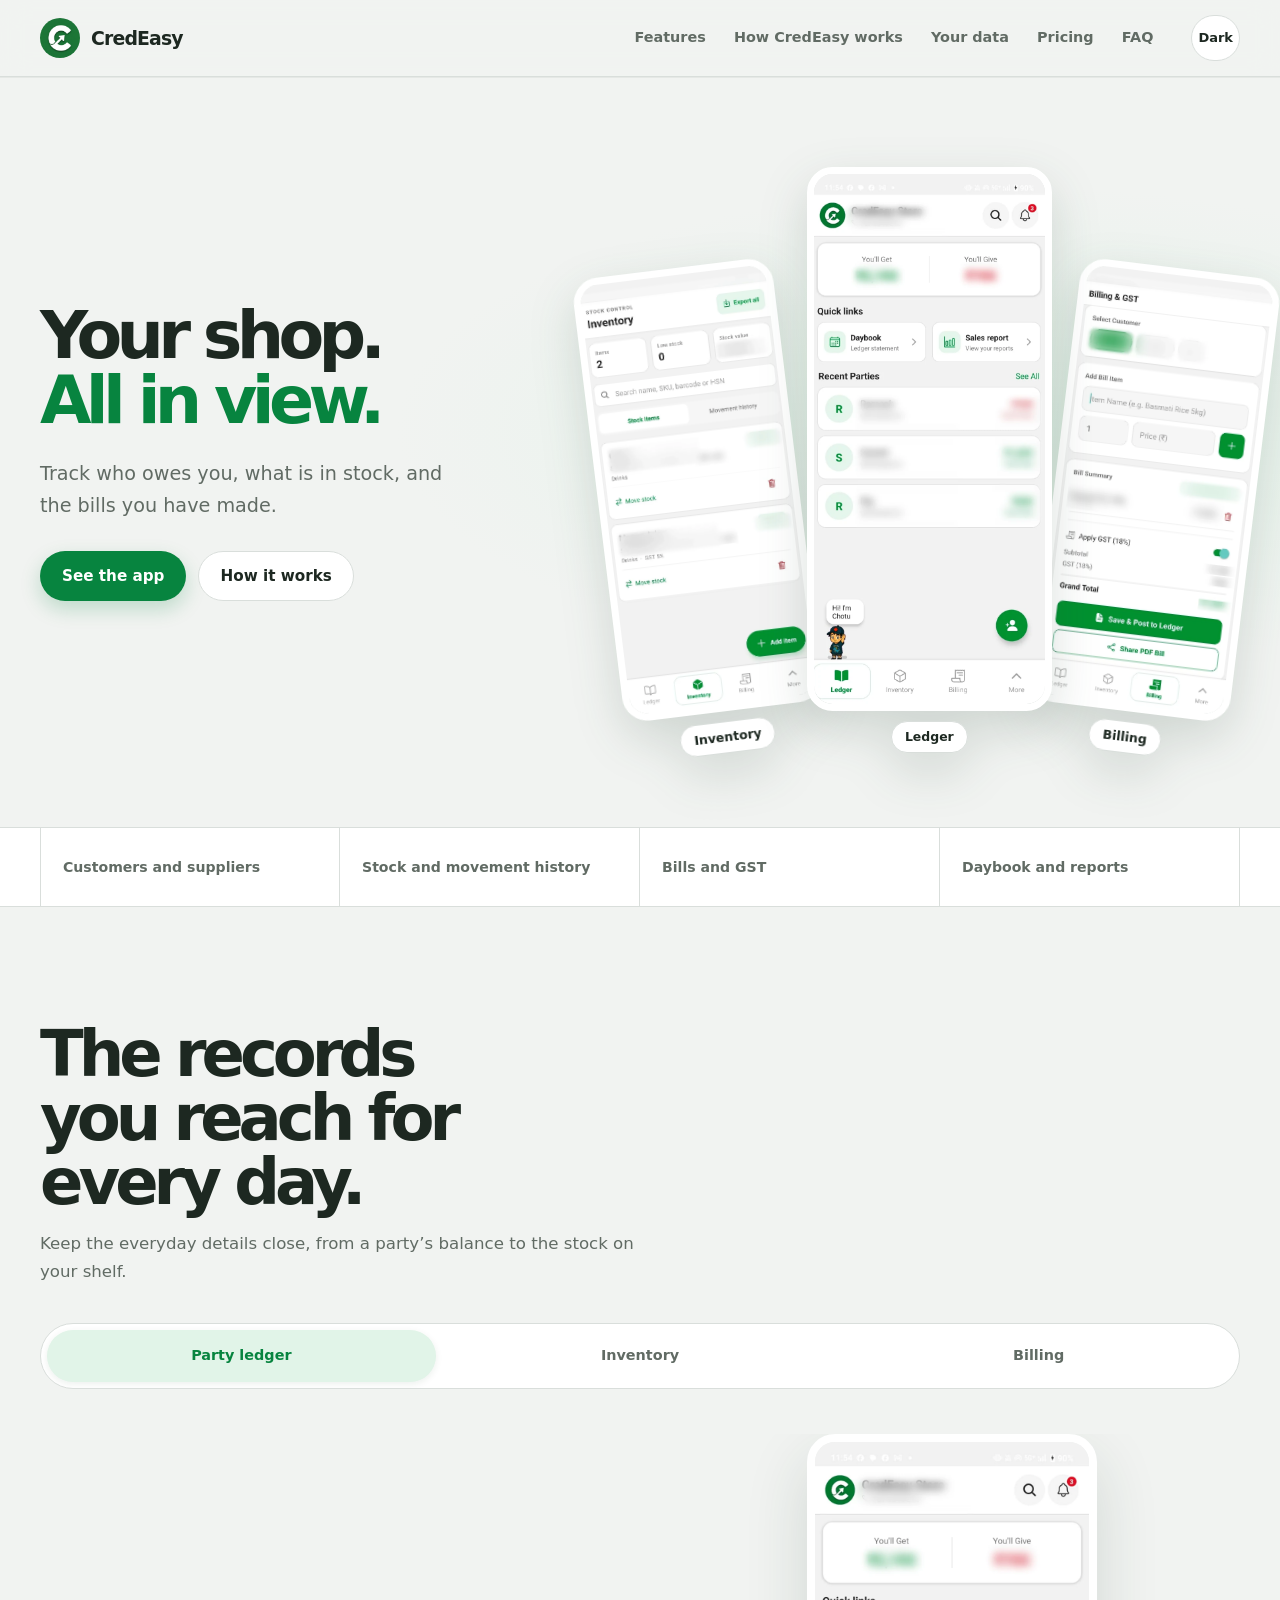
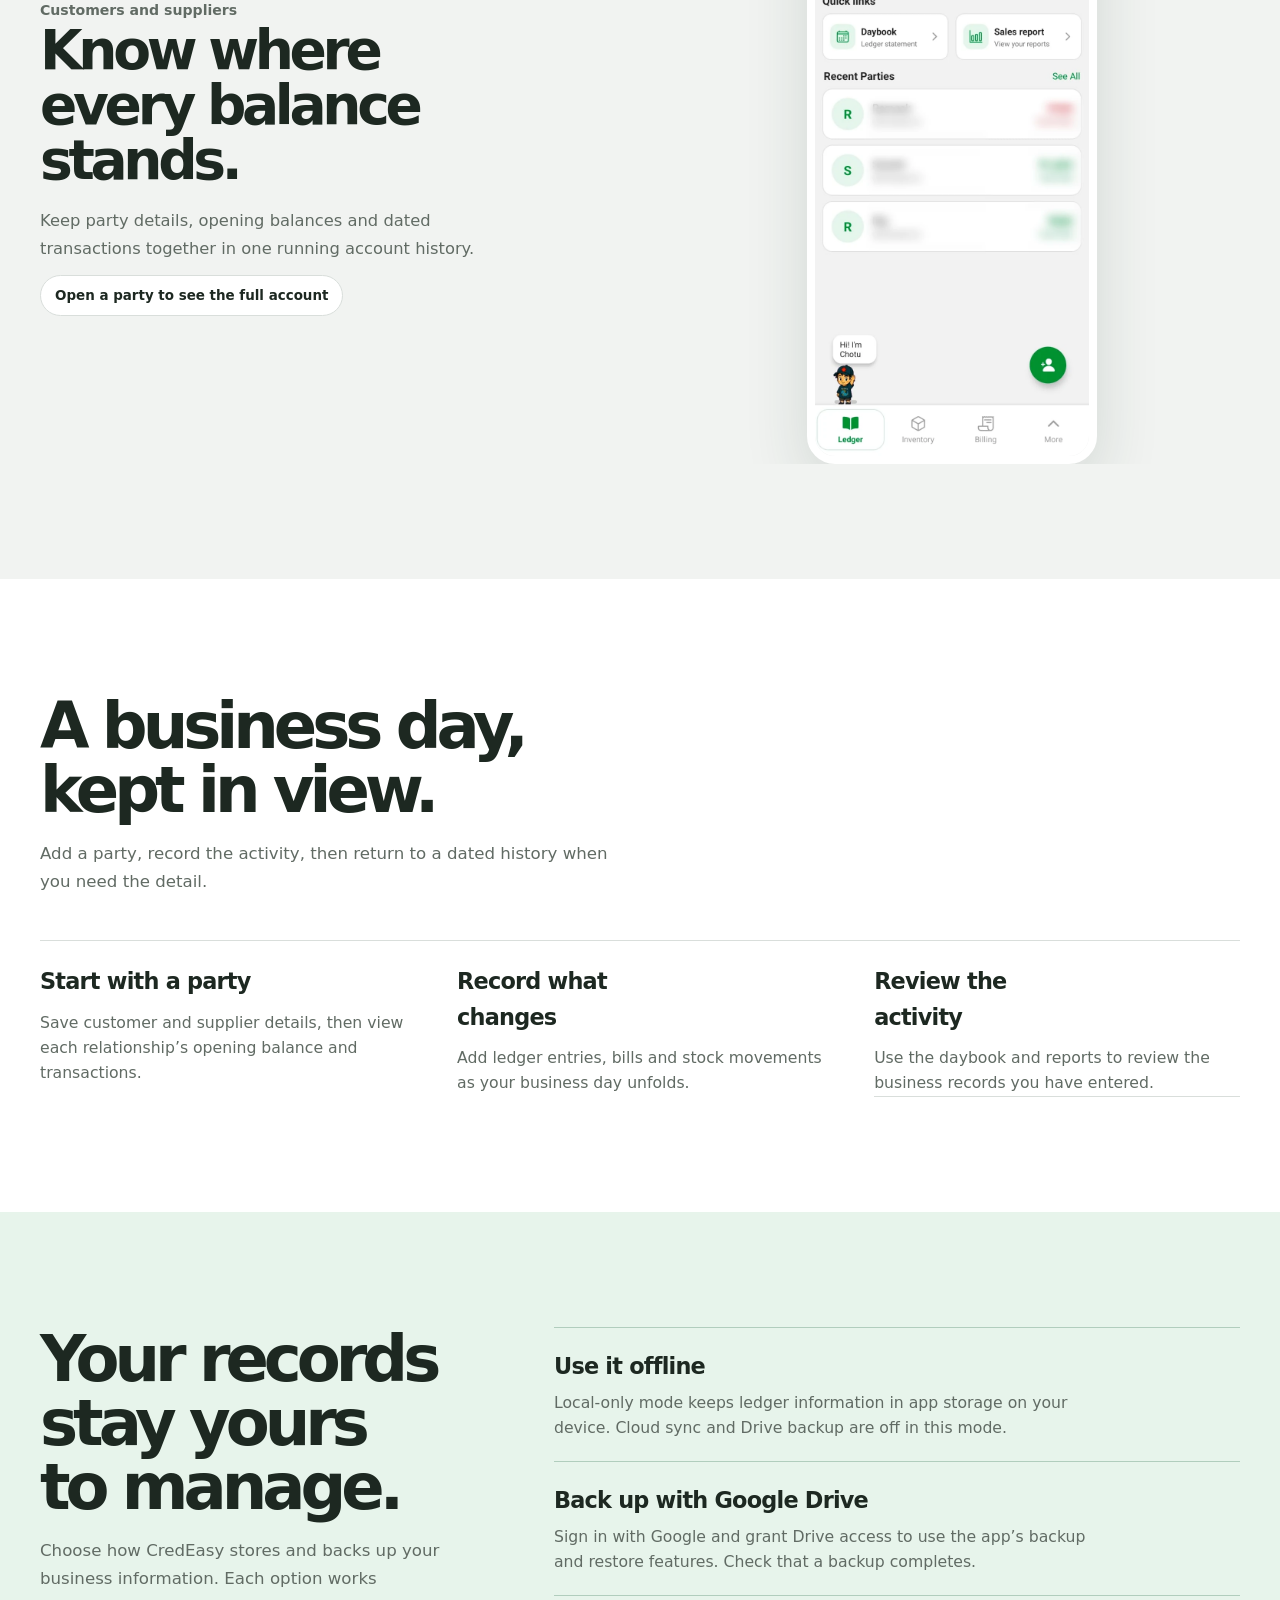
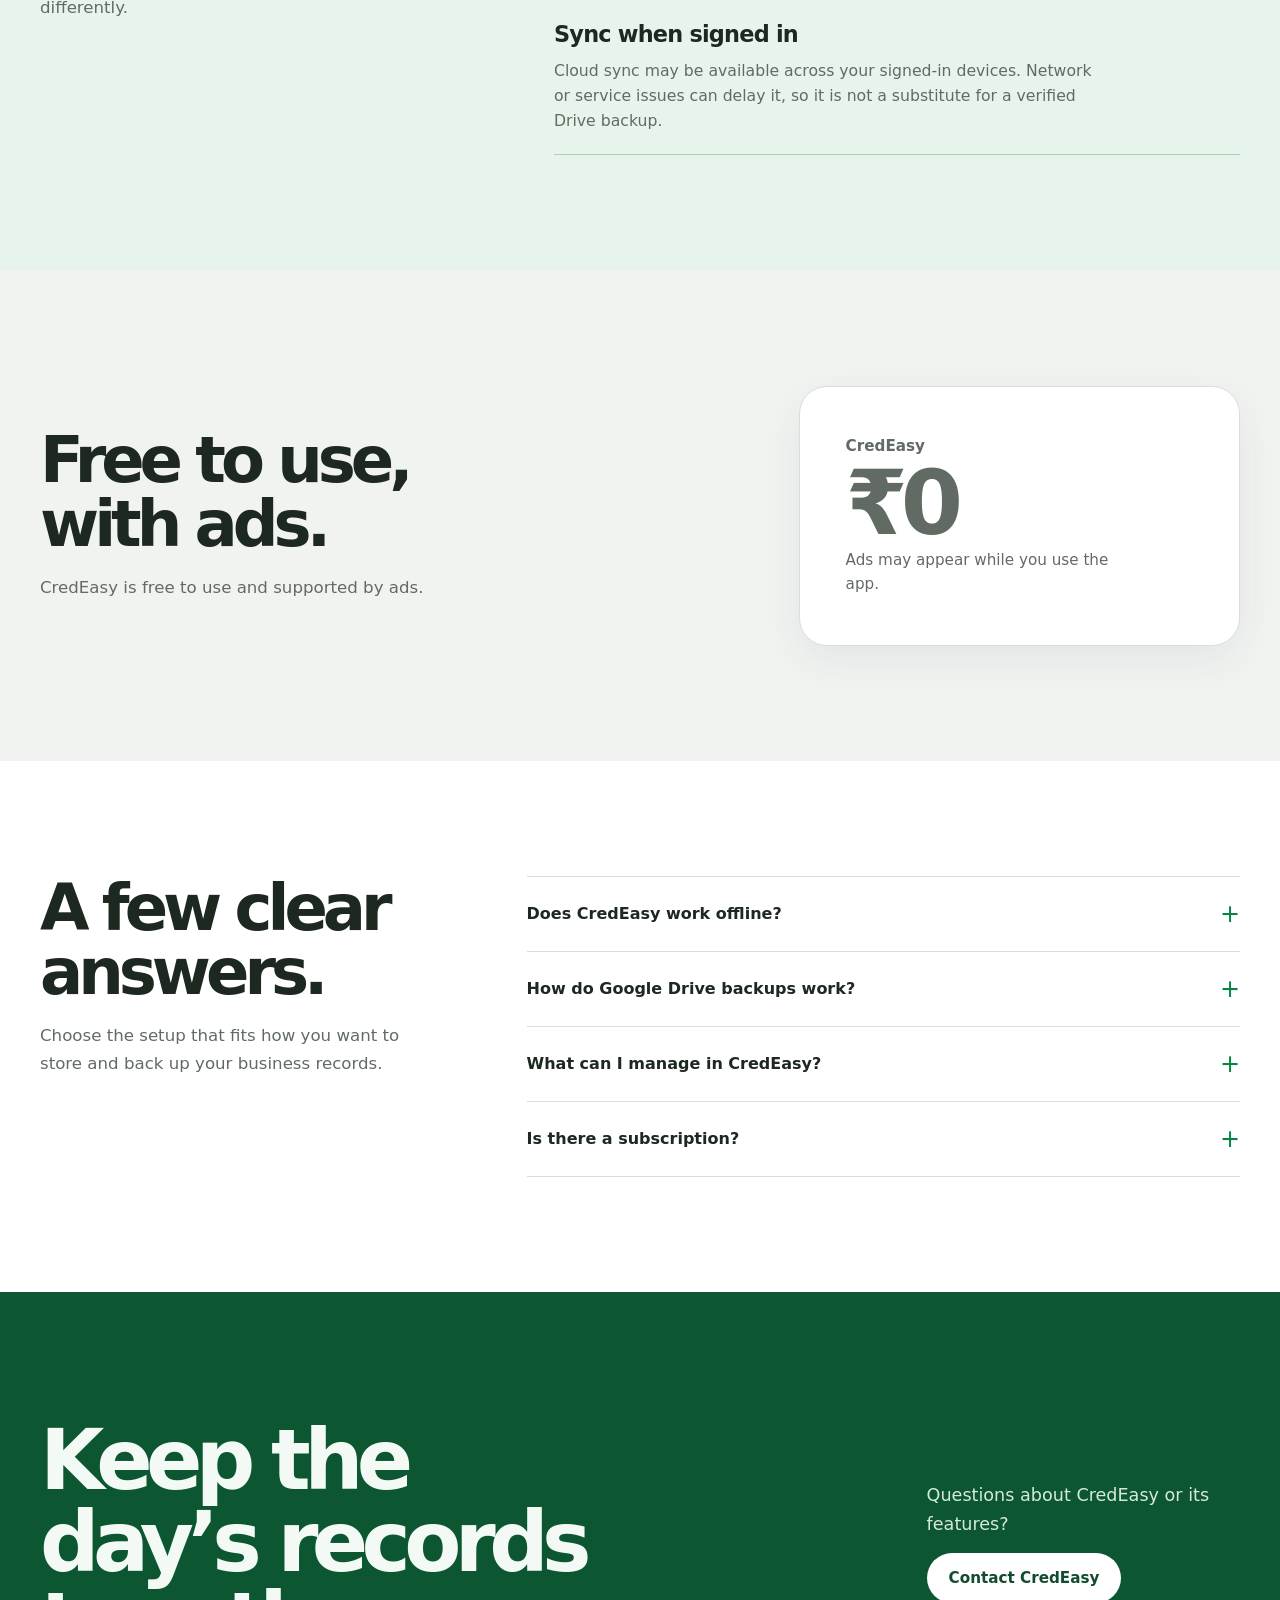
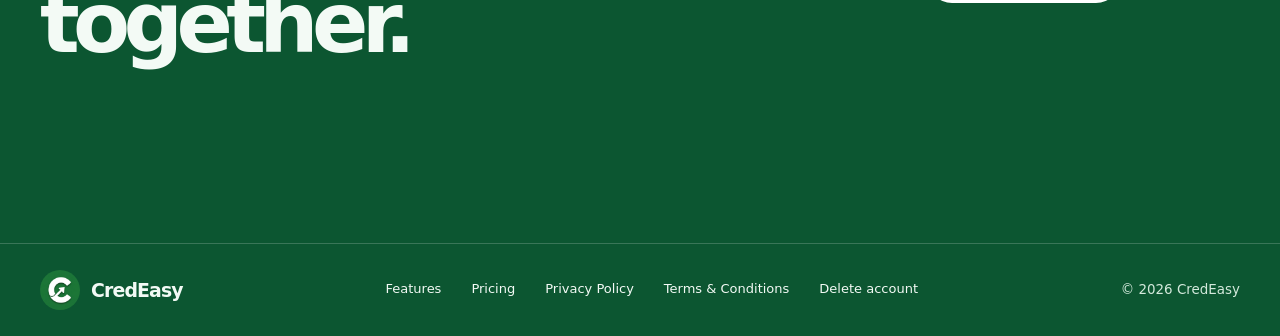
<file: website/index.html>
<!doctype html>
<html lang="en">
<head>
  <meta charset="utf-8" />
  <meta name="viewport" content="width=device-width, initial-scale=1, viewport-fit=cover" />
  <meta name="theme-color" content="#f6f5ef" />
  <meta name="description" content="CredEasy helps small businesses keep customer and supplier ledgers, transactions, inventory, billing and reports together." />
  <meta name="keywords" content="digital khata, business ledger, udhar ledger, inventory app, billing app, small business India" />
  <link rel="canonical" href="https://credeasy.live/" />
  <meta property="og:title" content="CredEasy | A practical ledger for your business" />
  <meta property="og:description" content="Keep party balances, transactions, inventory, bills and reports together with CredEasy." />
  <meta property="og:type" content="website" />
  <meta property="og:site_name" content="CredEasy" />
  <meta property="og:url" content="https://credeasy.live/" />
  <meta property="og:image" content="https://credeasy.live/assets/credeasy-mark.png" />
  <meta name="twitter:card" content="summary" />
  <meta name="twitter:title" content="CredEasy | A practical ledger for your business" />
  <meta name="twitter:description" content="Keep party balances, transactions, inventory, bills and reports together with CredEasy." />
  <meta name="twitter:image" content="https://credeasy.live/assets/credeasy-mark.png" />
  <title>CredEasy | A practical ledger for your business</title>
  <link rel="icon" type="image/png" href="assets/credeasy-mark.png" />
  <link rel="apple-touch-icon" href="assets/credeasy-mark.png" />
  <link rel="sitemap" type="application/xml" href="sitemap.xml" />
  <link rel="preconnect" href="https://images.unsplash.com" crossorigin />
  <link rel="preload" as="image" href="assets/app-ledger.webp" type="image/webp" fetchpriority="high" />
  <style>
    :root {
      color-scheme: light;
      --page: #f6f5ef;
      --surface: #fffefa;
      --surface-muted: #eeeee5;
      --ink: #18241b;
      --ink-soft: #59665c;
      --line: #d9ddd2;
      --brand: #2fa87a;
      --brand-dark: #155e3b;
      --brand-quiet: #e1eee3;
      --button-text: #fff;
      --photo-overlay: linear-gradient(90deg, rgb(15 30 19 / 78%) 0%, rgb(15 30 19 / 49%) 47%, rgb(15 30 19 / 9%) 100%);
      --shadow: 0 22px 70px rgb(25 39 28 / 13%);
      --font: "Aptos", "Segoe UI", system-ui, -apple-system, sans-serif;
      --radius-card: 18px;
      --radius-large: 28px;
      --content: 1220px;
    }

    @media (prefers-color-scheme: dark) {
      :root:not([data-theme="light"]) {
        color-scheme: dark;
        --page: #111913;
        --surface: #18221b;
        --surface-muted: #202c23;
        --ink: #f0f4ee;
        --ink-soft: #b3c0b5;
        --line: #344239;
        --brand: #65c394;
        --brand-dark: #91d8ad;
        --brand-quiet: #203c2d;
        --button-text: #102018;
        --photo-overlay: linear-gradient(90deg, rgb(12 23 15 / 85%) 0%, rgb(12 23 15 / 56%) 50%, rgb(12 23 15 / 12%) 100%);
        --shadow: 0 22px 70px rgb(0 0 0 / 30%);
      }
    }

    :root[data-theme="dark"] {
      color-scheme: dark;
      --page: #111913;
      --surface: #18221b;
      --surface-muted: #202c23;
      --ink: #f0f4ee;
      --ink-soft: #b3c0b5;
      --line: #344239;
      --brand: #65c394;
      --brand-dark: #91d8ad;
      --brand-quiet: #203c2d;
      --button-text: #102018;
      --photo-overlay: linear-gradient(90deg, rgb(12 23 15 / 85%) 0%, rgb(12 23 15 / 56%) 50%, rgb(12 23 15 / 12%) 100%);
      --shadow: 0 22px 70px rgb(0 0 0 / 30%);
    }

    :root[data-theme="light"] {
      color-scheme: light;
    }

    *,
    *::before,
    *::after {
      box-sizing: border-box;
    }

    html {
      scroll-behavior: smooth;
      scroll-padding-top: 92px;
      -webkit-text-size-adjust: 100%;
    }

    body {
      margin: 0;
      background: var(--page);
      color: var(--ink);
      font-family: var(--font);
      font-size: 16px;
      line-height: 1.6;
      -webkit-font-smoothing: antialiased;
    }

    body,
    button,
    a {
      -webkit-tap-highlight-color: transparent;
    }

    button,
    a {
      font: inherit;
    }

    button {
      color: inherit;
    }

    a {
      color: inherit;
      text-decoration: none;
    }

    img {
      display: block;
      max-width: 100%;
    }

    button:focus-visible,
    a:focus-visible,
    summary:focus-visible {
      outline: 3px solid var(--brand);
      outline-offset: 4px;
    }

    .skip-link {
      position: fixed;
      z-index: 1000;
      top: 12px;
      left: 12px;
      transform: translateY(-160%);
      border-radius: 8px;
      padding: 10px 14px;
      background: var(--ink);
      color: var(--page);
    }

    .skip-link:focus {
      transform: translateY(0);
    }

    .container {
      width: min(var(--content), calc(100% - 56px));
      margin-inline: auto;
    }

    .section {
      padding-block: clamp(76px, 10vw, 132px);
    }

    .eyebrow {
      display: inline-block;
      margin: 0 0 16px;
      color: var(--brand-dark);
      font-size: 12px;
      font-weight: 750;
      letter-spacing: 0.12em;
      line-height: 1.3;
      text-transform: uppercase;
    }

    .section-heading {
      max-width: 760px;
      margin: 0;
      font-size: clamp(2.25rem, 4.4vw, 4.25rem);
      font-weight: 650;
      letter-spacing: -0.055em;
      line-height: 1.04;
      text-wrap: balance;
    }

    .section-copy {
      max-width: 580px;
      margin: 18px 0 0;
      color: var(--ink-soft);
      font-size: clamp(1rem, 1.3vw, 1.14rem);
      line-height: 1.7;
    }

    .button {
      display: inline-flex;
      min-height: 52px;
      align-items: center;
      justify-content: center;
      gap: 12px;
      border: 1px solid transparent;
      border-radius: 999px;
      padding: 13px 22px;
      font-size: 15px;
      font-weight: 700;
      line-height: 1.2;
      transition: background-color 180ms ease, color 180ms ease, border-color 180ms ease, transform 180ms ease;
    }

    .button:hover {
      transform: translateY(-2px);
    }

    .button-primary {
      background: var(--brand-dark);
      color: #fff;
    }

    .button-primary:hover {
      background: #104c30;
    }

    .button-secondary {
      border-color: rgb(255 255 255 / 72%);
      background: rgb(255 255 255 / 8%);
      color: #fff;
    }

    .button-secondary:hover {
      background: rgb(255 255 255 / 18%);
    }

    .button-arrow {
      font-size: 20px;
      font-weight: 400;
      line-height: 0.8;
    }

    .site-header {
      position: sticky;
      z-index: 50;
      top: 0;
      border-bottom: 1px solid var(--line);
      background: color-mix(in srgb, var(--page) 91%, transparent);
      backdrop-filter: blur(16px);
    }

    .nav-inner {
      display: flex;
      min-height: 76px;
      align-items: center;
      justify-content: space-between;
      gap: 28px;
    }

    .brand {
      display: inline-flex;
      flex: 0 0 auto;
      align-items: center;
      gap: 10px;
      font-size: 18px;
      font-weight: 750;
      letter-spacing: -0.04em;
    }

    .brand img {
      width: 40px;
      height: 40px;
      border-radius: 12px;
      object-fit: cover;
    }

    .nav-links {
      display: flex;
      align-items: center;
      justify-content: flex-end;
      gap: clamp(12px, 2.3vw, 30px);
    }

    .nav-links a {
      color: var(--ink-soft);
      font-size: 14px;
      font-weight: 600;
      transition: color 160ms ease;
    }

    .nav-links a:hover {
      color: var(--brand-dark);
    }

    .nav-links .nav-cta {
      border-radius: 999px;
      padding: 11px 17px;
      background: var(--brand-dark);
      color: #fff;
    }

    .theme-toggle,
    .menu-toggle {
      display: inline-flex;
      min-width: 44px;
      min-height: 44px;
      align-items: center;
      justify-content: center;
      border: 1px solid var(--line);
      border-radius: 999px;
      background: var(--surface);
      color: var(--ink);
      cursor: pointer;
      font-size: 13px;
      font-weight: 650;
    }

    .menu-toggle {
      display: none;
    }

    .hero {
      position: relative;
      display: flex;
      min-height: min(790px, calc(100svh - 76px));
      align-items: flex-end;
      overflow: hidden;
      isolation: isolate;
      background: #283e30;
      color: #fff;
    }

    .hero-photo,
    .hero-shade {
      position: absolute;
      z-index: -1;
      inset: 0;
    }

    .hero-photo {
      width: 100%;
      height: 100%;
      object-fit: cover;
      object-position: center 52%;
    }

    .hero-shade {
      background: var(--photo-overlay);
    }

    .hero-content {
      width: min(var(--content), calc(100% - 56px));
      margin: 0 auto;
      padding-block: clamp(96px, 15vh, 164px) clamp(66px, 9vh, 100px);
    }

    .hero .eyebrow {
      margin-bottom: 24px;
      color: #d5f0da;
    }

    .hero h1 {
      max-width: 14ch;
      margin: 0;
      font-size: clamp(3rem, 7.1vw, 6.65rem);
      font-weight: 620;
      letter-spacing: -0.075em;
      line-height: 0.99;
      text-wrap: balance;
    }

    .hero-line {
      display: block;
    }

    .type-image {
      color: transparent;
      background-image:
        linear-gradient(135deg, rgb(221 246 225 / 96%) 0%, rgb(150 220 173 / 96%) 100%),
        url("https://images.unsplash.com/photo-1441986300917-64674bd600d8?auto=format&fit=crop&w=500&q=85");
      background-position: center 44%;
      background-size: cover;
      background-clip: text;
      -webkit-background-clip: text;
    }

    .hero-copy {
      max-width: 535px;
      margin: 24px 0 30px;
      color: rgb(255 255 255 / 88%);
      font-size: clamp(1rem, 1.5vw, 1.2rem);
      line-height: 1.65;
    }

    .hero-actions {
      display: flex;
      flex-wrap: wrap;
      gap: 12px;
    }

    .capability-strip {
      border-bottom: 1px solid var(--line);
      background: var(--surface);
    }

    .capability-list {
      display: grid;
      grid-template-columns: repeat(4, 1fr);
    }

    .capability-list span {
      display: flex;
      min-height: 82px;
      align-items: center;
      justify-content: center;
      border-right: 1px solid var(--line);
      color: var(--ink-soft);
      font-size: 14px;
      font-weight: 650;
      text-align: center;
    }

    .capability-list span:first-child {
      border-left: 1px solid var(--line);
    }

    .capability-list span::before {
      width: 7px;
      height: 7px;
      margin-right: 11px;
      border-radius: 50%;
      background: var(--brand);
      content: "";
    }

    .features-section {
      overflow: hidden;
    }

    .features-heading {
      display: grid;
      grid-template-columns: minmax(0, 1fr) minmax(220px, 0.65fr);
      align-items: end;
      gap: 50px;
      margin-bottom: 50px;
    }

    .features-heading .section-copy {
      margin: 0 0 5px;
    }

    .feature-tabs {
      display: flex;
      gap: 8px;
      overflow-x: auto;
      padding: 0 0 12px;
      scrollbar-width: thin;
    }

    .feature-tab {
      display: flex;
      min-width: 156px;
      min-height: 56px;
      flex: 1 0 156px;
      align-items: center;
      justify-content: space-between;
      gap: 14px;
      border: 1px solid var(--line);
      border-radius: 12px;
      padding: 12px 16px;
      background: var(--surface);
      color: var(--ink-soft);
      cursor: pointer;
      text-align: left;
      transition: flex 220ms ease, background-color 180ms ease, border-color 180ms ease, color 180ms ease;
    }

    .feature-tab[aria-selected="true"] {
      flex-grow: 1.35;
      border-color: var(--brand-dark);
      background: var(--brand-dark);
      color: #fff;
    }

    .feature-tab span:first-child {
      font-size: 15px;
      font-weight: 700;
    }

    .feature-tab span:last-child {
      font-size: 20px;
      font-weight: 400;
    }

    .feature-panel {
      display: grid;
      min-height: 440px;
      grid-template-columns: minmax(270px, 0.85fr) minmax(0, 1.15fr);
      overflow: hidden;
      border: 1px solid var(--line);
      border-radius: var(--radius-large);
      background: var(--surface);
    }

    .feature-panel[hidden] {
      display: none;
    }

    .feature-panel-copy {
      display: flex;
      flex-direction: column;
      align-items: flex-start;
      justify-content: center;
      padding: clamp(30px, 5vw, 64px);
    }

    .feature-panel-copy h3 {
      max-width: 12ch;
      margin: 0;
      font-size: clamp(2rem, 3.2vw, 3.3rem);
      font-weight: 630;
      letter-spacing: -0.06em;
      line-height: 1.05;
    }

    .feature-panel-copy p {
      max-width: 410px;
      margin: 18px 0 0;
      color: var(--ink-soft);
      line-height: 1.7;
    }

    .feature-note {
      margin-top: 32px;
      border-top: 1px solid var(--line);
      padding-top: 16px;
      color: var(--brand-dark);
      font-size: 13px;
      font-weight: 700;
    }

    .feature-image {
      position: relative;
      min-height: 340px;
      overflow: hidden;
      background: var(--surface-muted);
    }

    .feature-image img {
      width: 100%;
      height: 100%;
      min-height: 440px;
      object-fit: cover;
      transition: transform 800ms cubic-bezier(.2, .7, .2, 1);
    }

    .feature-panel:not([hidden]) .feature-image img {
      animation: image-in 650ms cubic-bezier(.2, .7, .2, 1) both;
    }

    @keyframes image-in {
      from { transform: scale(1.045); opacity: 0.65; }
      to { transform: scale(1); opacity: 1; }
    }

    .workflow-section {
      overflow: clip;
      background: var(--surface-muted);
    }

    .workflow-layout {
      display: grid;
      grid-template-columns: minmax(230px, 0.72fr) minmax(0, 1.28fr);
      align-items: start;
      gap: clamp(48px, 9vw, 132px);
    }

    .workflow-copy {
      position: sticky;
      top: 120px;
      padding-block: 22px;
    }

    .workflow-copy .section-heading {
      max-width: 11ch;
    }

    .workflow-copy .section-copy {
      max-width: 390px;
    }

    .reveal-word {
      display: inline-block;
      margin-right: 0.24em;
    }

    .workflow-stage {
      position: relative;
      min-width: 0;
      min-height: 500px;
    }

    .workflow-card {
      display: grid;
      min-height: 500px;
      grid-template-columns: 0.85fr 1.15fr;
      overflow: hidden;
      border: 1px solid var(--line);
      border-radius: var(--radius-large);
      background: var(--surface);
      box-shadow: var(--shadow);
    }

    .workflow-card[hidden] {
      display: none;
    }

    .workflow-card-copy {
      display: flex;
      flex-direction: column;
      align-items: flex-start;
      justify-content: center;
      padding: clamp(26px, 4vw, 48px);
    }

    .workflow-card-copy .step-label {
      margin-bottom: 26px;
      color: var(--brand-dark);
      font-size: 13px;
      font-weight: 750;
      letter-spacing: 0.1em;
      text-transform: uppercase;
    }

    .workflow-card-copy h3 {
      margin: 0;
      font-size: clamp(1.8rem, 3vw, 3rem);
      font-weight: 630;
      letter-spacing: -0.06em;
      line-height: 1.06;
    }

    .workflow-card-copy p {
      margin: 16px 0 0;
      color: var(--ink-soft);
      line-height: 1.7;
    }

    .workflow-image {
      min-height: 500px;
      background: var(--surface-muted);
    }

    .workflow-image img {
      width: 100%;
      height: 100%;
      min-height: 500px;
      object-fit: cover;
    }

    .story-controls {
      display: flex;
      align-items: center;
      gap: 10px;
      margin-top: 22px;
    }

    .story-control {
      display: inline-flex;
      min-height: 44px;
      align-items: center;
      gap: 8px;
      border: 1px solid var(--line);
      border-radius: 999px;
      padding: 8px 14px;
      background: var(--surface);
      color: var(--ink-soft);
      cursor: pointer;
      font-size: 13px;
      font-weight: 650;
    }

    .story-control[aria-pressed="true"] {
      border-color: var(--brand-dark);
      background: var(--brand-dark);
      color: #fff;
    }

    .story-progress {
      margin-left: auto;
      color: var(--ink-soft);
      font-size: 13px;
      font-variant-numeric: tabular-nums;
    }

    .tools-section {
      background: var(--page);
    }

    .tools-heading {
      display: flex;
      align-items: end;
      justify-content: space-between;
      gap: 36px;
      margin-bottom: 48px;
    }

    .tools-heading .section-copy {
      max-width: 420px;
      margin: 0 0 4px;
    }

    .tools-grid {
      display: grid;
      grid-template-columns: repeat(4, minmax(0, 1fr));
      grid-template-rows: repeat(2, minmax(230px, 1fr));
      overflow: hidden;
      border: 1px solid var(--line);
      border-radius: var(--radius-large);
      background: var(--surface);
    }

    .tool-card {
      position: relative;
      display: flex;
      min-width: 0;
      flex-direction: column;
      justify-content: space-between;
      overflow: hidden;
      border-right: 1px solid var(--line);
      border-bottom: 1px solid var(--line);
      padding: clamp(22px, 3.5vw, 42px);
      background: var(--surface);
    }

    .tool-card:last-child,
    .tool-card:nth-child(2) {
      border-right: 0;
    }

    .tool-card:nth-child(1) {
      grid-column: span 2;
      grid-row: span 2;
      background:
        linear-gradient(180deg, rgb(12 31 19 / 12%), rgb(12 31 19 / 74%)),
        url("https://images.unsplash.com/photo-1578916171728-46686eac8d58?auto=format&fit=crop&w=1200&q=85") center / cover;
      color: #fff;
    }

    .tool-card:nth-child(2) {
      grid-column: span 1;
      grid-row: span 1;
    }

    .tool-card:nth-child(3) {
      grid-column: span 1;
      grid-row: span 1;
    }

    .tool-card:nth-child(4) {
      grid-column: span 2;
      grid-row: span 1;
      border-bottom: 0;
      background: var(--brand-quiet);
    }

    .tool-card:nth-child(2),
    .tool-card:nth-child(3) {
      background: var(--surface);
    }

    .tool-index {
      color: var(--brand-dark);
      font-size: 12px;
      font-weight: 750;
      letter-spacing: 0.12em;
      text-transform: uppercase;
    }

    .tool-card:nth-child(1) .tool-index {
      color: #d5f0da;
    }

    .tool-card h3 {
      max-width: 12ch;
      margin: 34px 0 0;
      font-size: clamp(1.45rem, 2.3vw, 2.5rem);
      font-weight: 650;
      letter-spacing: -0.055em;
      line-height: 1.05;
    }

    .tool-card p {
      max-width: 38ch;
      margin: 12px 0 0;
      color: var(--ink-soft);
      font-size: 14px;
      line-height: 1.65;
    }

    .tool-card:nth-child(1) p {
      color: rgb(255 255 255 / 84%);
    }

    .pricing-section {
      background: var(--surface-muted);
    }

    .pricing-layout {
      display: grid;
      grid-template-columns: minmax(0, 1fr) minmax(300px, 0.72fr);
      align-items: center;
      gap: clamp(48px, 10vw, 150px);
    }

    .price-card {
      display: flex;
      min-height: 280px;
      flex-direction: column;
      justify-content: space-between;
      border-top: 1px solid var(--line);
      border-bottom: 1px solid var(--line);
      padding-block: 28px;
    }

    .price-card p {
      margin: 0;
      color: var(--ink-soft);
    }

    .price-amount {
      margin: 4px 0 0;
      font-size: clamp(4rem, 9vw, 7rem);
      font-weight: 600;
      letter-spacing: -0.08em;
      line-height: 1;
    }

    .price-note {
      max-width: 340px;
      margin: 14px 0 24px;
      color: var(--ink-soft);
      font-size: 14px;
    }

    .price-card .button {
      align-self: flex-start;
    }

    .faq-section {
      background: var(--surface);
    }

    .faq-layout {
      display: grid;
      grid-template-columns: minmax(210px, 0.72fr) minmax(0, 1.28fr);
      gap: clamp(48px, 10vw, 144px);
    }

    .faq-list {
      border-top: 1px solid var(--line);
    }

    .faq-item {
      border-bottom: 1px solid var(--line);
    }

    .faq-item summary {
      display: flex;
      min-height: 76px;
      align-items: center;
      justify-content: space-between;
      gap: 20px;
      cursor: pointer;
      font-size: 16px;
      font-weight: 650;
      list-style: none;
    }

    .faq-item summary::-webkit-details-marker {
      display: none;
    }

    .faq-item summary::after {
      color: var(--brand-dark);
      content: "+";
      font-size: 24px;
      font-weight: 400;
    }

    .faq-item[open] summary::after {
      content: "−";
    }

    .faq-item p {
      max-width: 660px;
      margin: -4px 42px 24px 0;
      color: var(--ink-soft);
      line-height: 1.7;
    }

    .closing {
      padding: clamp(72px, 10vw, 128px) 0 0;
      background: var(--brand-dark);
      color: #fff;
    }

    .closing-inner {
      display: grid;
      grid-template-columns: minmax(0, 1fr) auto;
      align-items: end;
      gap: 36px;
      padding-bottom: clamp(68px, 9vw, 108px);
    }

    .closing .eyebrow {
      color: #d5f0da;
    }

    .closing h2 {
      max-width: 12ch;
      margin: 0;
      font-size: clamp(2.5rem, 5.6vw, 5.3rem);
      font-weight: 620;
      letter-spacing: -0.07em;
      line-height: 0.99;
      text-wrap: balance;
    }

    .closing-actions {
      display: flex;
      flex-direction: column;
      align-items: flex-start;
      gap: 14px;
    }

    .closing-actions p {
      max-width: 290px;
      margin: 0;
      color: rgb(255 255 255 / 78%);
      font-size: 14px;
      line-height: 1.65;
    }

    .closing-actions .button-primary {
      background: #fff;
      color: #174d33;
    }

    .closing-actions .button-primary:hover {
      background: #e8f4e9;
    }

    .site-footer {
      border-top: 1px solid rgb(255 255 255 / 25%);
    }

    .footer-inner {
      display: flex;
      min-height: 88px;
      align-items: center;
      justify-content: space-between;
      gap: 24px;
      color: rgb(255 255 255 / 80%);
      font-size: 13px;
    }

    .footer-links {
      display: flex;
      flex-wrap: wrap;
      gap: 22px;
    }

    .footer-links a:hover {
      color: #fff;
      text-decoration: underline;
      text-underline-offset: 4px;
    }

    .sr-only {
      position: absolute;
      width: 1px;
      height: 1px;
      overflow: hidden;
      clip: rect(0, 0, 0, 0);
      white-space: nowrap;
      clip-path: inset(50%);
    }

    @media (min-width: 900px) {
      .tool-card:nth-child(1) {
        border-bottom: 0;
      }
    }

    @media (max-width: 900px) {
      .features-heading,
      .workflow-layout,
      .faq-layout {
        grid-template-columns: 1fr;
      }

      .features-heading {
        gap: 12px;
        margin-bottom: 32px;
      }

      .workflow-layout,
      .faq-layout {
        gap: 34px;
      }

      .workflow-copy {
        position: static;
        padding: 0;
      }

      .workflow-copy .section-heading {
        max-width: 15ch;
      }

      .workflow-stage {
        min-height: 470px;
      }

      .workflow-card,
      .workflow-image,
      .workflow-image img {
        min-height: 470px;
      }

      .pricing-layout {
        grid-template-columns: 1fr 0.8fr;
        gap: 42px;
      }

      .tools-heading {
        align-items: flex-start;
        flex-direction: column;
        gap: 14px;
      }
    }

    @media (max-width: 720px) {
      .container {
        width: min(100% - 36px, var(--content));
      }

      .nav-inner {
        min-height: 68px;
        gap: 10px;
      }

      .brand img {
        width: 36px;
        height: 36px;
      }

      .menu-toggle {
        display: inline-flex;
      }

      .nav-actions {
        display: flex;
        align-items: center;
        gap: 8px;
      }

      .nav-links {
        position: absolute;
        top: calc(100% + 1px);
        right: 0;
        left: 0;
        display: none;
        align-items: stretch;
        flex-direction: column;
        gap: 0;
        border-bottom: 1px solid var(--line);
        padding: 8px 18px 18px;
        background: var(--page);
      }

      .nav-links.is-open {
        display: flex;
      }

      .nav-links a {
        padding: 12px 4px;
      }

      .nav-links .nav-cta {
        margin-top: 8px;
        padding: 13px 16px;
        text-align: center;
      }

      .hero {
        min-height: min(760px, calc(100svh - 68px));
      }

      .hero-content {
        width: min(100% - 36px, var(--content));
        padding-block: 90px 48px;
      }

      .hero h1 {
        max-width: 100%;
        font-size: clamp(2.8rem, 10vw, 4.4rem);
      }

      .hero-copy {
        max-width: 440px;
        margin-block: 20px 24px;
        font-size: 1rem;
      }

      .hero-actions {
        align-items: stretch;
        flex-direction: column;
      }

      .hero-actions .button {
        width: fit-content;
        max-width: 100%;
      }

      .capability-list {
        grid-template-columns: repeat(2, 1fr);
      }

      .capability-list span {
        min-height: 60px;
        border-bottom: 1px solid var(--line);
        font-size: 13px;
      }

      .capability-list span:nth-child(2) {
        border-right: 0;
      }

      .capability-list span:nth-child(3),
      .capability-list span:nth-child(4) {
        border-bottom: 0;
      }

      .section {
        padding-block: 76px;
      }

      .feature-tab {
        min-width: 138px;
        min-height: 52px;
        flex-basis: 138px;
        padding-inline: 13px;
      }

      .feature-panel {
        grid-template-columns: 1fr;
      }

      .feature-panel-copy {
        min-height: 300px;
        padding: 30px 26px;
      }

      .feature-image,
      .feature-image img {
        min-height: 290px;
        max-height: 360px;
      }

      .workflow-stage {
        min-height: 0;
      }

      .workflow-card {
        grid-template-columns: 1fr;
      }

      .workflow-card-copy {
        min-height: 270px;
        padding: 28px;
      }

      .workflow-card-copy .step-label {
        margin-bottom: 16px;
      }

      .workflow-image,
      .workflow-image img {
        min-height: 280px;
        max-height: 340px;
      }

      .story-controls {
        flex-wrap: wrap;
      }

      .story-control {
        flex: 1 1 auto;
        justify-content: center;
      }

      .story-progress {
        width: 100%;
        margin: 2px 0 0;
        text-align: right;
      }

      .tools-grid {
        grid-template-columns: repeat(2, minmax(0, 1fr));
        grid-template-rows: minmax(300px, auto) minmax(200px, auto) minmax(200px, auto);
      }

      .tool-card {
        padding: 22px;
      }

      .tool-card:nth-child(1) {
        grid-column: span 2;
        grid-row: span 1;
        border-right: 0;
      }

      .tool-card:nth-child(2),
      .tool-card:nth-child(3) {
        grid-column: span 1;
        grid-row: span 1;
      }

      .tool-card:nth-child(2) {
        border-right: 1px solid var(--line);
      }

      .tool-card:nth-child(3) {
        border-right: 0;
      }

      .tool-card:nth-child(4) {
        grid-column: span 2;
        grid-row: span 1;
        border-right: 0;
        border-bottom: 0;
      }

      .pricing-layout {
        grid-template-columns: 1fr;
        gap: 34px;
      }

      .price-card {
        min-height: 250px;
      }

      .faq-item summary {
        min-height: 70px;
        font-size: 15px;
      }

      .closing {
        padding-top: 76px;
      }

      .closing-inner {
        grid-template-columns: 1fr;
        align-items: start;
        gap: 30px;
        padding-bottom: 68px;
      }

      .footer-inner {
        align-items: flex-start;
        flex-direction: column;
        justify-content: center;
        gap: 14px;
        padding-block: 24px;
      }

      .footer-links {
        gap: 16px;
      }
    }

    @media (prefers-reduced-motion: reduce) {
      html {
        scroll-behavior: auto;
      }

      *,
      *::before,
      *::after {
        animation-duration: 0.01ms !important;
        animation-iteration-count: 1 !important;
        scroll-behavior: auto !important;
        transition-duration: 0.01ms !important;
      }
    }
  </style>
  <link rel="stylesheet" href="site.css?v=20261003" />
</head>
<body>
  <a class="skip-link" href="#main">Skip to content</a>

  <header class="site-header">
    <nav class="nav-inner container" aria-label="Main navigation">
      <a class="brand" href="#top" aria-label="CredEasy home">
        <img src="assets/credeasy-mark.png" alt="" width="40" height="40" />
        <span>CredEasy</span>
      </a>
      <div class="nav-actions">
        <button class="theme-toggle" id="themeToggle" type="button" aria-label="Switch to dark theme">Theme</button>
        <button class="menu-toggle" id="menuToggle" type="button" aria-expanded="false" aria-controls="navLinks">
          <span class="sr-only">Toggle navigation</span>
          <span aria-hidden="true">Menu</span>
        </button>
      </div>
      <div class="nav-links" id="navLinks">
        <a href="#features">Features</a>
        <a href="#workflow">How CredEasy works</a>
        <a href="#tools">Your data</a>
        <a href="#pricing">Pricing</a>
        <a href="#faq">FAQ</a>
      </div>
    </nav>
  </header>

  <main id="main">
    <section class="hero" id="top" aria-labelledby="hero-title">
      <div class="hero-content">
        <h1 id="hero-title">
          <span class="hero-line">Your shop.</span>
          <span class="hero-line">All in view.</span>
        </h1>
        <p class="hero-copy">
          Track who owes you, what is in stock, and the bills you have made.
        </p>
        <div class="hero-actions">
          <a class="button button-primary" href="#features">See the app</a>
          <a class="button button-secondary" href="#workflow">How it works</a>
        </div>
      </div>
      <div class="hero-screens" aria-label="CredEasy Ledger, Inventory and Billing app screens">
        <figure class="hero-screen hero-screen-inventory">
          <img src="assets/app-inventory.webp" alt="CredEasy Inventory screen with stock search, item cards, movement history and Export all" loading="lazy" decoding="async" />
          <figcaption>Inventory</figcaption>
        </figure>
        <figure class="hero-screen hero-screen-ledger">
          <img src="assets/app-ledger.webp" alt="CredEasy Ledger screen with business balances, daybook, reports and recent parties" fetchpriority="high" decoding="async" />
          <figcaption>Ledger</figcaption>
        </figure>
        <figure class="hero-screen hero-screen-billing">
          <img src="assets/app-billing.webp" alt="CredEasy Billing screen with customer selection, GST, bill totals and a PDF share action" loading="lazy" decoding="async" />
          <figcaption>Billing</figcaption>
        </figure>
      </div>
    </section>

    <section class="capability-strip" aria-label="What CredEasy helps you keep track of">
      <div class="capability-list container">
        <span>Customers and suppliers</span>
        <span>Stock and movement history</span>
        <span>Bills and GST</span>
        <span>Daybook and reports</span>
      </div>
    </section>

    <section class="section features-section" id="features" aria-labelledby="features-title">
      <div class="container">
        <div class="features-heading">
          <div>
            <h2 class="section-heading" id="features-title">The records you reach for every day.</h2>
          </div>
          <p class="section-copy">Keep the everyday details close, from a party’s balance to the stock on your shelf.</p>
        </div>

        <div class="feature-tabs" role="tablist" aria-label="CredEasy features">
          <button class="feature-tab" id="tab-ledger" type="button" role="tab" aria-selected="true" aria-controls="panel-ledger" tabindex="0">
            <span>Party ledger</span><span aria-hidden="true">+</span>
          </button>
          <button class="feature-tab" id="tab-inventory" type="button" role="tab" aria-selected="false" aria-controls="panel-inventory" tabindex="-1">
            <span>Inventory</span><span aria-hidden="true">+</span>
          </button>
          <button class="feature-tab" id="tab-billing" type="button" role="tab" aria-selected="false" aria-controls="panel-billing" tabindex="-1">
            <span>Billing</span><span aria-hidden="true">+</span>
          </button>
        </div>

        <div class="feature-panels">
          <article class="feature-panel" id="panel-ledger" role="tabpanel" aria-labelledby="tab-ledger">
            <div class="feature-panel-copy">
              <p class="eyebrow">Customers and suppliers</p>
              <h3>Know where every balance stands.</h3>
              <p>Keep party details, opening balances and dated transactions together in one running account history.</p>
              <span class="feature-note">Open a party to see the full account</span>
            </div>
            <div class="feature-image">
              <img src="assets/app-ledger.webp" alt="CredEasy Ledger showing business balances, quick links and recent parties" loading="lazy" decoding="async" />
            </div>
          </article>
          <article class="feature-panel" id="panel-inventory" role="tabpanel" aria-labelledby="tab-inventory" hidden>
            <div class="feature-panel-copy">
              <p class="eyebrow">Items and stock</p>
              <h3>See what is on the shelf.</h3>
              <p>Save useful item details, update quantities as stock moves, and return to the movement history.</p>
              <span class="feature-note">Search by name, SKU, barcode or HSN</span>
            </div>
            <div class="feature-image">
              <img src="assets/app-inventory.webp" alt="CredEasy Inventory showing stock items, movement history and export options" loading="lazy" decoding="async" />
            </div>
          </article>
          <article class="feature-panel" id="panel-billing" role="tabpanel" aria-labelledby="tab-billing" hidden>
            <div class="feature-panel-copy">
              <p class="eyebrow">Billing and GST</p>
              <h3>Make the bill. Keep the record.</h3>
              <p>Add items, review the GST and total, then save the bill to the ledger or share it as a PDF.</p>
              <span class="feature-note">Billing details stay with your records</span>
            </div>
            <div class="feature-image">
              <img src="assets/app-billing.webp" alt="CredEasy Billing showing a bill summary, GST total and PDF sharing" loading="lazy" decoding="async" />
            </div>
          </article>
        </div>
      </div>
    </section>

    <section class="section workflow-section" id="workflow" aria-labelledby="workflow-title">
      <div class="container data-layout">
        <div class="data-intro">
          <h2 class="section-heading" id="workflow-title">A business day, kept in view.</h2>
          <p class="section-copy">Add a party, record the activity, then return to a dated history when you need the detail.</p>
        </div>
        <div class="data-points">
          <article>
            <h3>Start with a party</h3>
            <p>Save customer and supplier details, then view each relationship’s opening balance and transactions.</p>
          </article>
          <article>
            <h3>Record what changes</h3>
            <p>Add ledger entries, bills and stock movements as your business day unfolds.</p>
          </article>
          <article>
            <h3>Review the activity</h3>
            <p>Use the daybook and reports to review the business records you have entered.</p>
          </article>
        </div>
      </div>
    </section>

    <section class="section data-section" id="tools" aria-labelledby="tools-title">
      <div class="container data-layout">
        <div class="data-intro">
          <h2 class="section-heading" id="tools-title">Your records stay yours to manage.</h2>
          <p class="section-copy">Choose how CredEasy stores and backs up your business information. Each option works differently.</p>
        </div>
        <div class="data-points">
          <article>
            <h3>Use it offline</h3>
            <p>Local-only mode keeps ledger information in app storage on your device. Cloud sync and Drive backup are off in this mode.</p>
          </article>
          <article>
            <h3>Back up with Google Drive</h3>
            <p>Sign in with Google and grant Drive access to use the app’s backup and restore features. Check that a backup completes.</p>
          </article>
          <article>
            <h3>Sync when signed in</h3>
            <p>Cloud sync may be available across your signed-in devices. Network or service issues can delay it, so it is not a substitute for a verified Drive backup.</p>
          </article>
        </div>
      </div>
    </section>

    <section class="section pricing-section" id="pricing" aria-labelledby="pricing-title">
      <div class="container pricing-layout">
        <div>
          <h2 class="section-heading" id="pricing-title">Free to use, with ads.</h2>
          <p class="section-copy">CredEasy is free to use and supported by ads.</p>
        </div>
        <div class="price-card">
          <div>
            <p>CredEasy</p>
            <p class="price-amount">₹0</p>
            <p class="price-note">Ads may appear while you use the app.</p>
          </div>
        </div>
      </div>
    </section>

    <section class="section faq-section" id="faq" aria-labelledby="faq-title">
      <div class="container faq-layout">
        <div>
          <h2 class="section-heading" id="faq-title">A few clear answers.</h2>
          <p class="section-copy">Choose the setup that fits how you want to store and back up your business records.</p>
        </div>
        <div class="faq-list">
          <details class="faq-item">
            <summary>Does CredEasy work offline?</summary>
            <p>You can choose local-only offline mode. In that mode, your ledger stays in local app storage and cloud sync and Drive backup are disabled.</p>
          </details>
          <details class="faq-item">
            <summary>How do Google Drive backups work?</summary>
            <p>Sign in with Google and grant the Drive permission requested by the app. Backup and restore are available through the Google Drive Backup screen.</p>
          </details>
          <details class="faq-item">
            <summary>What can I manage in CredEasy?</summary>
            <p>CredEasy includes parties and transaction history, optional inventory, billing and reports. The exact features you use depend on your business.</p>
          </details>
          <details class="faq-item">
            <summary>Is there a subscription?</summary>
            <p>No. CredEasy is free to use and supported by ads. There is no subscription or trial period.</p>
          </details>
        </div>
      </div>
    </section>

    <section class="closing" id="final-cta" aria-labelledby="closing-title">
      <div class="container">
        <div class="closing-inner">
          <div>
            <h2 id="closing-title">Keep the day’s records together.</h2>
          </div>
          <div class="closing-actions">
            <p>Questions about CredEasy or its features?</p>
            <a class="button button-primary" href="mailto:help.credeasy@gmail.com">Contact CredEasy</a>
          </div>
        </div>
      </div>
      <footer class="site-footer">
        <div class="container footer-inner">
          <a class="brand" href="#top" aria-label="CredEasy, back to top">
            <img src="assets/credeasy-mark.png" alt="" width="40" height="40" />
            <span>CredEasy</span>
          </a>
          <nav class="footer-links" aria-label="Footer navigation">
            <a href="#features">Features</a>
            <a href="#pricing">Pricing</a>
            <a href="privacy-policy.html">Privacy Policy</a>
            <a href="terms-and-conditions.html">Terms &amp; Conditions</a>
            <a href="delete-account.html">Delete account</a>
          </nav>
          <span>&copy; 2026 CredEasy</span>
        </div>
      </footer>
    </section>
  </main>

  <script>
    window.addEventListener("DOMContentLoaded", () => {
      const root = document.documentElement;
      const themeButton = document.getElementById("themeToggle");
      const menuButton = document.getElementById("menuToggle");
      const navigation = document.getElementById("navLinks");
      const theme = localStorage.getItem("credeasy-theme");

      if (theme === "dark" || theme === "light") {
        root.setAttribute("data-theme", theme);
      }

      const updateThemeLabel = () => {
        const isDark = root.getAttribute("data-theme") === "dark" ||
          (!root.hasAttribute("data-theme") && window.matchMedia("(prefers-color-scheme: dark)").matches);
        themeButton.textContent = isDark ? "Light" : "Dark";
        themeButton.setAttribute("aria-label", `Switch to ${isDark ? "light" : "dark"} theme`);
      };

      updateThemeLabel();
      themeButton.addEventListener("click", () => {
        const isDark = themeButton.getAttribute("aria-label").includes("dark");
        root.setAttribute("data-theme", isDark ? "dark" : "light");
        localStorage.setItem("credeasy-theme", isDark ? "dark" : "light");
        updateThemeLabel();
      });

      menuButton.addEventListener("click", () => {
        const isOpen = menuButton.getAttribute("aria-expanded") === "true";
        menuButton.setAttribute("aria-expanded", String(!isOpen));
        navigation.classList.toggle("is-open", !isOpen);
      });

      navigation.querySelectorAll("a").forEach(link => {
        link.addEventListener("click", () => {
          menuButton.setAttribute("aria-expanded", "false");
          navigation.classList.remove("is-open");
        });
      });

      const featureTabs = [...document.querySelectorAll(".feature-tab")];
      const featurePanels = [...document.querySelectorAll(".feature-panel")];

      const selectFeature = (index, focus = false) => {
        featureTabs.forEach((tab, tabIndex) => {
          const selected = tabIndex === index;
          tab.setAttribute("aria-selected", String(selected));
          tab.tabIndex = selected ? 0 : -1;
          featurePanels[tabIndex].hidden = !selected;
        });
        if (focus) featureTabs[index].focus();
      };

      featureTabs.forEach((tab, index) => {
        tab.addEventListener("click", () => {
          selectFeature(index);
          const panel = featurePanels[index];
          panel.classList.remove("is-entering");
          void panel.offsetWidth;
          panel.classList.add("is-entering");
          window.setTimeout(() => panel.classList.remove("is-entering"), 500);
        });
        tab.addEventListener("keydown", event => {
          const direction = event.key === "ArrowRight" ? 1 : event.key === "ArrowLeft" ? -1 : 0;
          if (!direction) return;
          event.preventDefault();
          selectFeature((index + direction + featureTabs.length) % featureTabs.length, true);
        });
      });

      if (!window.matchMedia("(prefers-reduced-motion: reduce)").matches) {
        document.documentElement.classList.add("has-motion");
        const revealTargets = document.querySelectorAll(
          ".features-heading, .feature-panel-copy, .feature-image, .workflow-section .data-intro, .workflow-section .data-points article, .data-section .data-intro, .data-section .data-points article, .price-card, .faq-layout > div:first-child, .faq-item, .closing-inner"
        );

        revealTargets.forEach((target, index) => {
          target.dataset.reveal = "";
          target.style.setProperty("--reveal-delay", `${(index % 4) * 65}ms`);
        });

        if ("IntersectionObserver" in window) {
          const revealObserver = new IntersectionObserver((entries, observer) => {
            entries.forEach(entry => {
              if (!entry.isIntersecting) return;
              entry.target.classList.add("is-visible");
              observer.unobserve(entry.target);
            });
          }, { threshold: 0.12, rootMargin: "0px 0px -5% 0px" });

          revealTargets.forEach(target => revealObserver.observe(target));
        } else {
          revealTargets.forEach(target => target.classList.add("is-visible"));
        }
      }

    });
  </script>
</body>
</html>
</file>
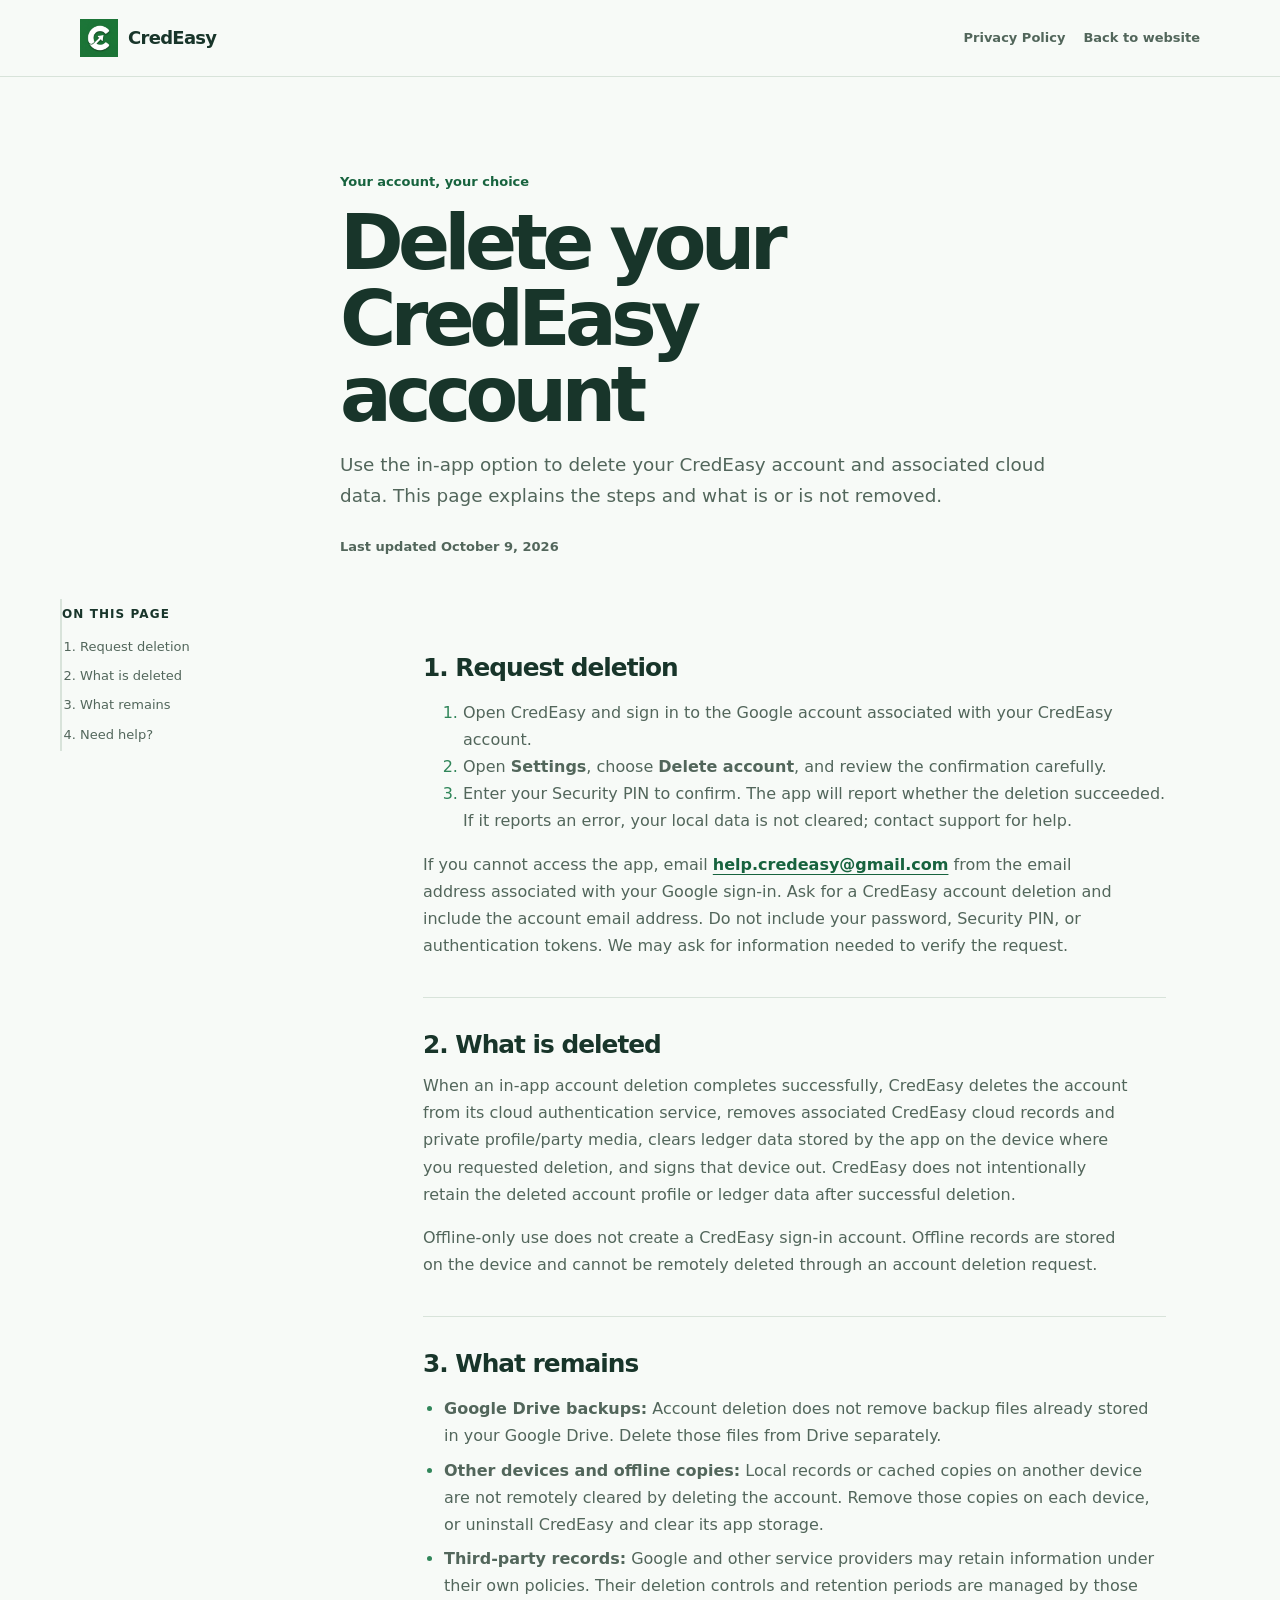
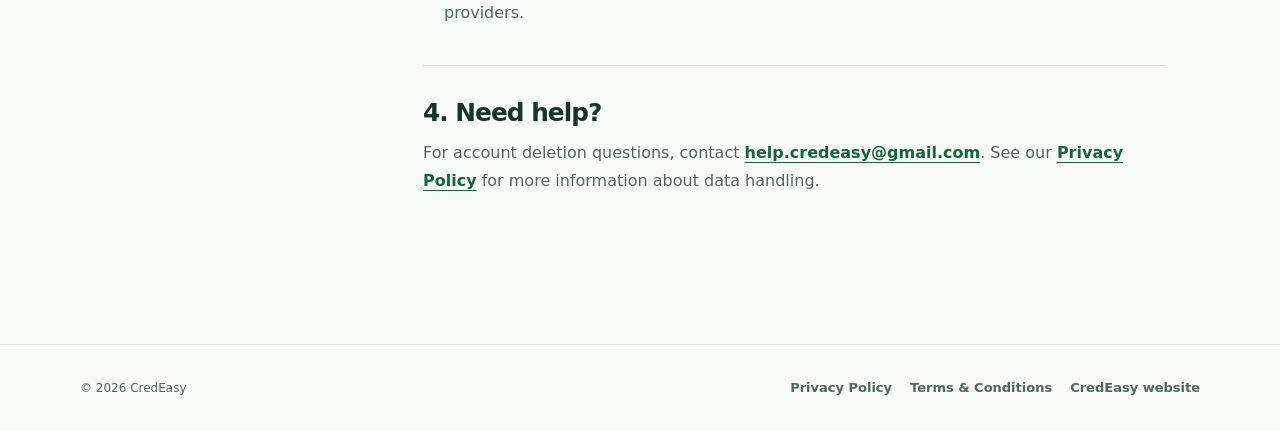
<file: website/delete-account.html>
<!doctype html>
<html lang="en">
<head>
  <meta charset="utf-8" />
  <meta name="viewport" content="width=device-width, initial-scale=1, viewport-fit=cover" />
  <meta name="theme-color" content="#f6f5ef" />
  <meta name="description" content="How to request deletion of your CredEasy account and understand what is deleted or remains." />
  <link rel="canonical" href="https://credeasy.live/delete-account.html" />
  <meta property="og:title" content="Delete your CredEasy account" />
  <meta property="og:description" content="Request CredEasy account deletion and learn what happens to your information." />
  <meta property="og:type" content="website" />
  <meta property="og:site_name" content="CredEasy" />
  <meta property="og:url" content="https://credeasy.live/delete-account.html" />
  <meta property="og:image" content="https://credeasy.live/assets/credeasy-mark.png" />
  <title>Delete your CredEasy account</title>
  <link rel="icon" type="image/png" href="assets/credeasy-mark.png" />
  <link rel="stylesheet" href="legal.css" />
</head>
<body>
  <a class="skip-link" href="#main">Skip to deletion information</a>
  <header class="legal-header">
    <nav class="legal-nav" aria-label="Main navigation">
      <a class="brand" href="index.html" aria-label="CredEasy home">
        <img src="assets/credeasy-mark.png" alt="" width="38" height="38" />
        <span>CredEasy</span>
      </a>
      <div class="header-links">
        <a href="privacy-policy.html">Privacy Policy</a>
        <a href="index.html">Back to website</a>
      </div>
    </nav>
  </header>

  <main class="legal-main" id="main">
    <header class="legal-intro">
      <p class="eyebrow">Your account, your choice</p>
      <h1>Delete your CredEasy account</h1>
      <p class="intro-copy">Use the in-app option to delete your CredEasy account and associated cloud data. This page explains the steps and what is or is not removed.</p>
      <p class="updated">Last updated October 9, 2026</p>
    </header>

    <div class="legal-layout">
      <nav class="legal-toc" aria-label="Deletion information">
        <h2>On this page</h2>
        <ol>
          <li><a href="#request">Request deletion</a></li>
          <li><a href="#deleted">What is deleted</a></li>
          <li><a href="#retained">What remains</a></li>
          <li><a href="#help">Need help?</a></li>
        </ol>
      </nav>

      <article class="legal-document">
        <section id="request">
          <h2>1. Request deletion</h2>
          <ol>
            <li>Open CredEasy and sign in to the Google account associated with your CredEasy account.</li>
            <li>Open <strong>Settings</strong>, choose <strong>Delete account</strong>, and review the confirmation carefully.</li>
            <li>Enter your Security PIN to confirm. The app will report whether the deletion succeeded. If it reports an error, your local data is not cleared; contact support for help.</li>
          </ol>
          <p>If you cannot access the app, email <a href="mailto:help.credeasy@gmail.com?subject=CredEasy%20account%20deletion%20request">help.credeasy@gmail.com</a> from the email address associated with your Google sign-in. Ask for a CredEasy account deletion and include the account email address. Do not include your password, Security PIN, or authentication tokens. We may ask for information needed to verify the request.</p>
        </section>

        <section id="deleted">
          <h2>2. What is deleted</h2>
          <p>When an in-app account deletion completes successfully, CredEasy deletes the account from its cloud authentication service, removes associated CredEasy cloud records and private profile/party media, clears ledger data stored by the app on the device where you requested deletion, and signs that device out. CredEasy does not intentionally retain the deleted account profile or ledger data after successful deletion.</p>
          <p>Offline-only use does not create a CredEasy sign-in account. Offline records are stored on the device and cannot be remotely deleted through an account deletion request.</p>
        </section>

        <section id="retained">
          <h2>3. What remains</h2>
          <ul>
            <li><strong>Google Drive backups:</strong> Account deletion does not remove backup files already stored in your Google Drive. Delete those files from Drive separately.</li>
            <li><strong>Other devices and offline copies:</strong> Local records or cached copies on another device are not remotely cleared by deleting the account. Remove those copies on each device, or uninstall CredEasy and clear its app storage.</li>
            <li><strong>Third-party records:</strong> Google and other service providers may retain information under their own policies. Their deletion controls and retention periods are managed by those providers.</li>
          </ul>
        </section>

        <section id="help">
          <h2>4. Need help?</h2>
          <p>For account deletion questions, contact <a href="mailto:help.credeasy@gmail.com">help.credeasy@gmail.com</a>. See our <a href="privacy-policy.html">Privacy Policy</a> for more information about data handling.</p>
        </section>
      </article>
    </div>
  </main>

  <footer class="legal-footer">
    <div class="legal-footer-inner">
      <span>&copy; 2026 CredEasy</span>
      <nav class="legal-footer-links" aria-label="Legal">
        <a href="privacy-policy.html">Privacy Policy</a>
        <a href="terms-and-conditions.html">Terms &amp; Conditions</a>
        <a href="index.html">CredEasy website</a>
      </nav>
    </div>
  </footer>
</body>
</html>
</file>
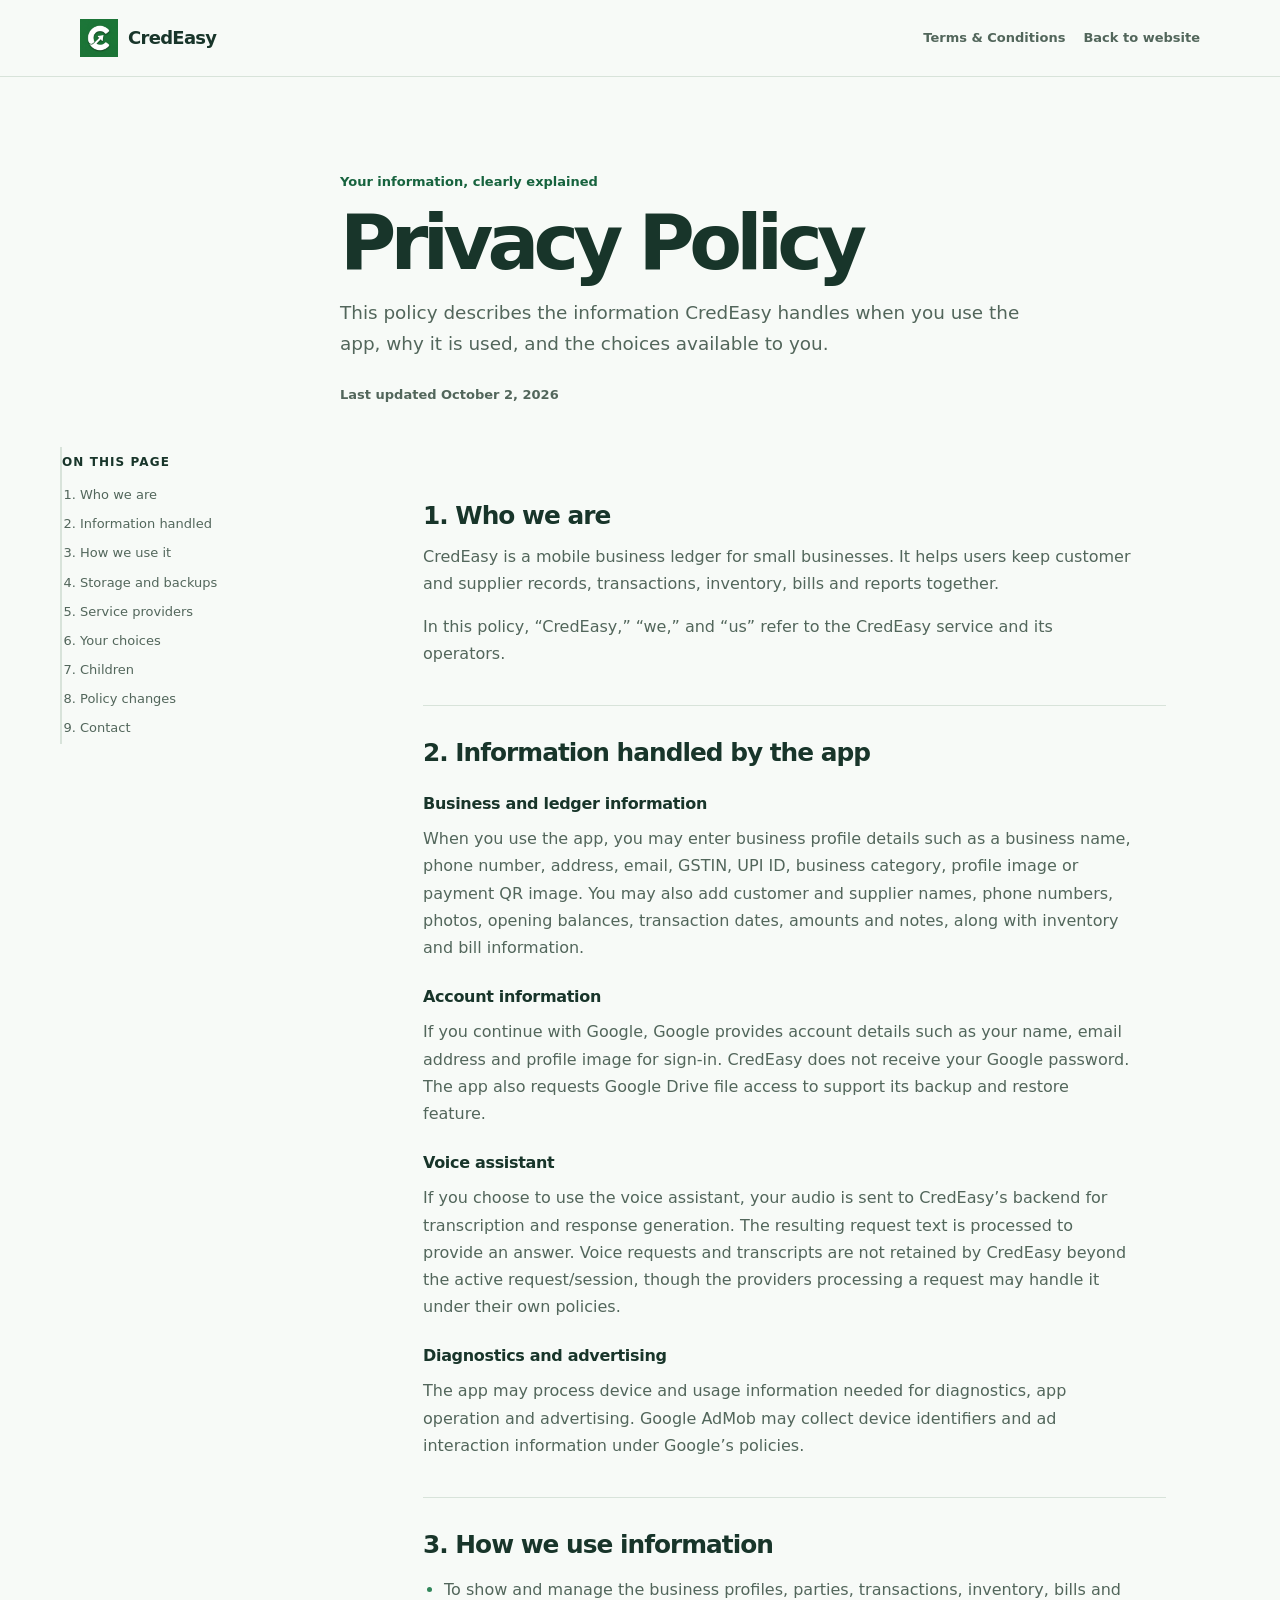
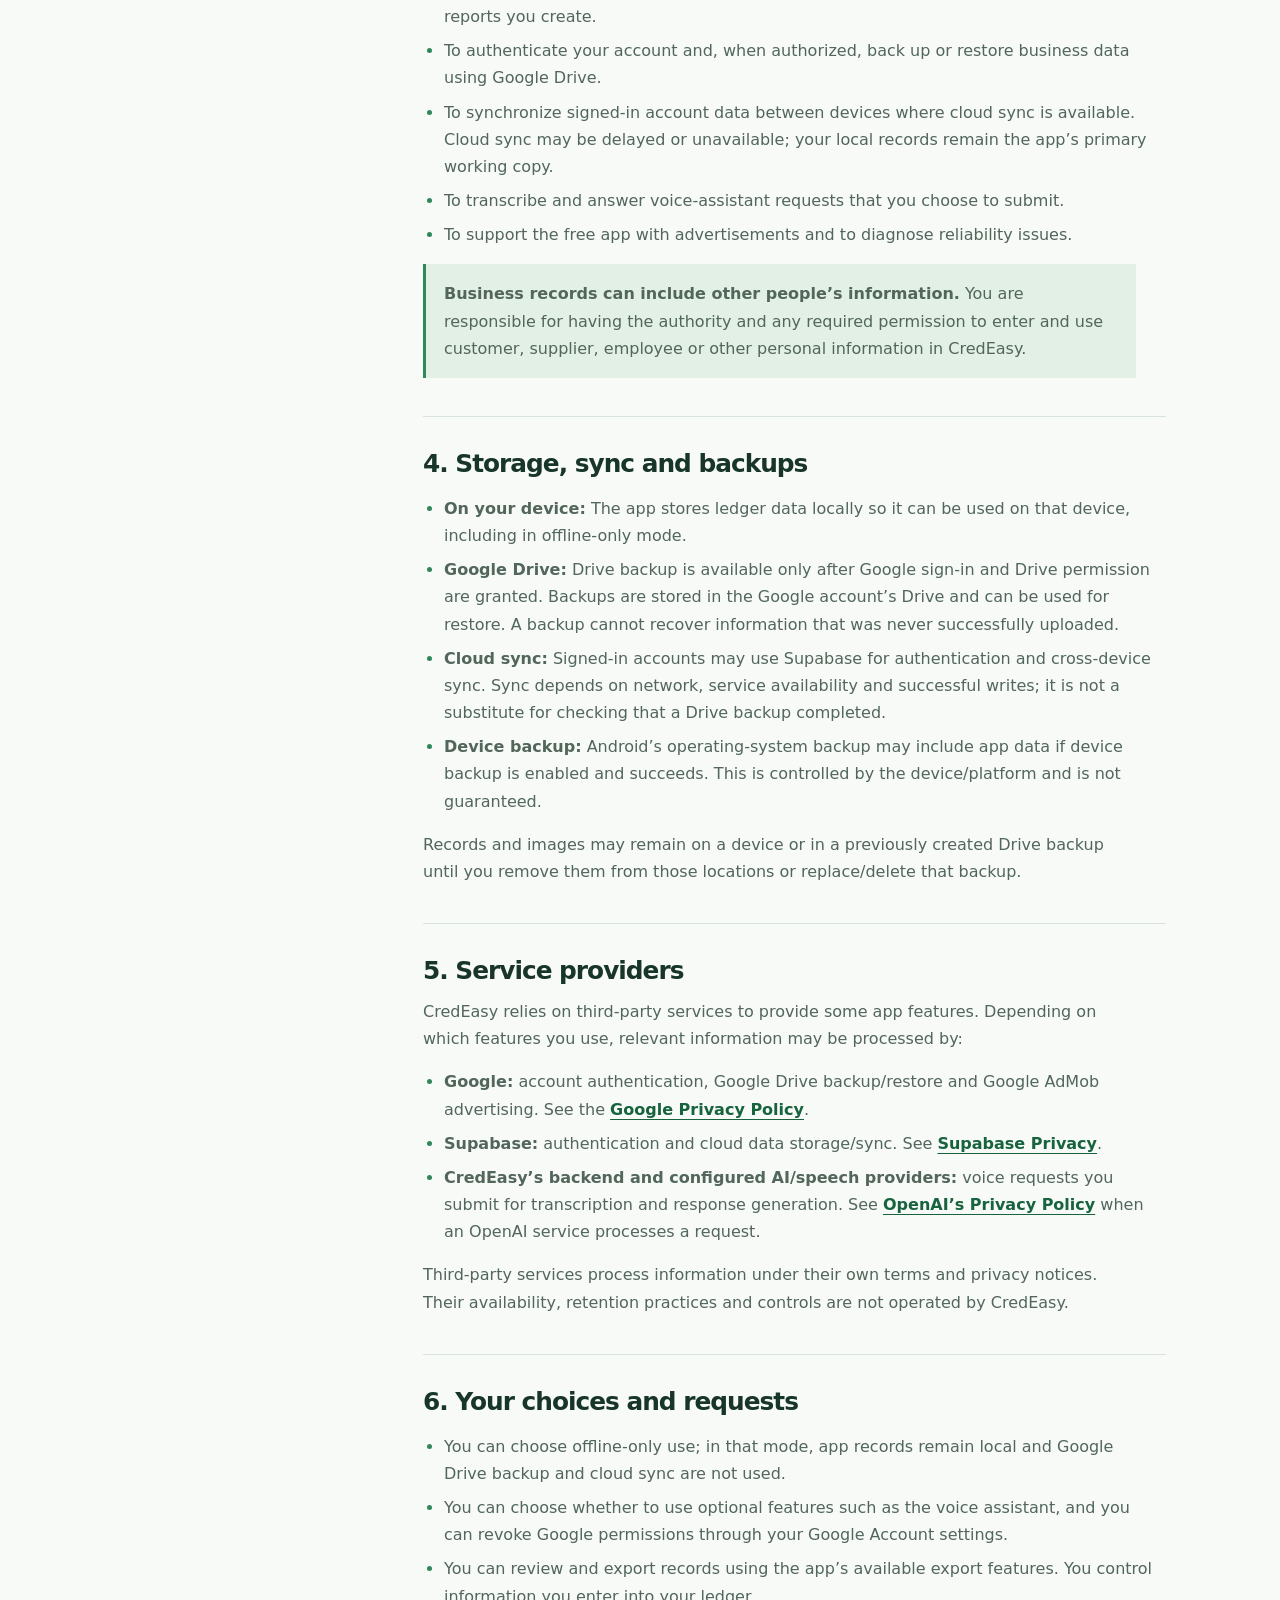
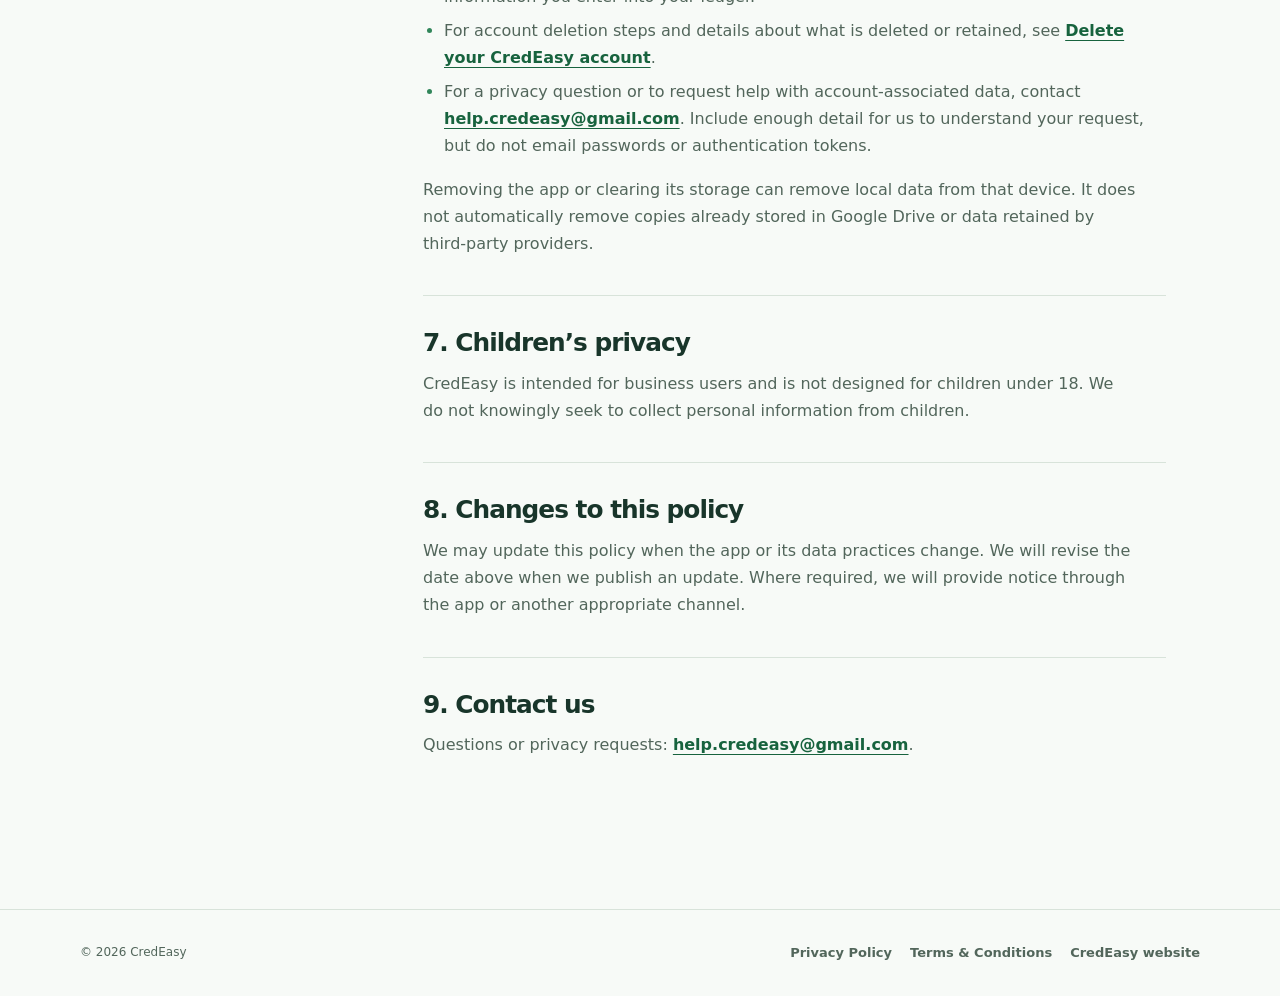
<file: website/privacy-policy.html>
<!doctype html>
<html lang="en">
<head>
  <meta charset="utf-8" />
  <meta name="viewport" content="width=device-width, initial-scale=1, viewport-fit=cover" />
  <meta name="theme-color" content="#f6f5ef" />
  <meta name="description" content="Read how CredEasy handles business, account, device, backup and voice-assistant information." />
  <link rel="canonical" href="https://credeasy.live/privacy-policy.html" />
  <meta property="og:title" content="Privacy Policy | CredEasy" />
  <meta property="og:description" content="How CredEasy handles your information and business records." />
  <meta property="og:type" content="website" />
  <meta property="og:site_name" content="CredEasy" />
  <meta property="og:url" content="https://credeasy.live/privacy-policy.html" />
  <meta property="og:image" content="https://credeasy.live/assets/credeasy-mark.png" />
  <title>Privacy Policy | CredEasy</title>
  <link rel="icon" type="image/png" href="assets/credeasy-mark.png" />
  <link rel="stylesheet" href="legal.css" />
</head>
<body>
  <a class="skip-link" href="#main">Skip to policy</a>
  <header class="legal-header">
    <nav class="legal-nav" aria-label="Main navigation">
      <a class="brand" href="index.html" aria-label="CredEasy home">
        <img src="assets/credeasy-mark.png" alt="" width="38" height="38" />
        <span>CredEasy</span>
      </a>
      <div class="header-links">
        <a href="terms-and-conditions.html">Terms &amp; Conditions</a>
        <a href="index.html">Back to website</a>
      </div>
    </nav>
  </header>

  <main class="legal-main" id="main">
    <header class="legal-intro">
      <p class="eyebrow">Your information, clearly explained</p>
      <h1>Privacy Policy</h1>
      <p class="intro-copy">This policy describes the information CredEasy handles when you use the app, why it is used, and the choices available to you.</p>
      <p class="updated">Last updated October 2, 2026</p>
    </header>

    <div class="legal-layout">
      <nav class="legal-toc" aria-label="Policy contents">
        <h2>On this page</h2>
        <ol>
          <li><a href="#who-we-are">Who we are</a></li>
          <li><a href="#information">Information handled</a></li>
          <li><a href="#use">How we use it</a></li>
          <li><a href="#storage">Storage and backups</a></li>
          <li><a href="#providers">Service providers</a></li>
          <li><a href="#choices">Your choices</a></li>
          <li><a href="#children">Children</a></li>
          <li><a href="#changes">Policy changes</a></li>
          <li><a href="#contact">Contact</a></li>
        </ol>
      </nav>

      <article class="legal-document">
        <section id="who-we-are">
          <h2>1. Who we are</h2>
          <p>CredEasy is a mobile business ledger for small businesses. It helps users keep customer and supplier records, transactions, inventory, bills and reports together.</p>
          <p>In this policy, “CredEasy,” “we,” and “us” refer to the CredEasy service and its operators.</p>
        </section>

        <section id="information">
          <h2>2. Information handled by the app</h2>
          <h3>Business and ledger information</h3>
          <p>When you use the app, you may enter business profile details such as a business name, phone number, address, email, GSTIN, UPI ID, business category, profile image or payment QR image. You may also add customer and supplier names, phone numbers, photos, opening balances, transaction dates, amounts and notes, along with inventory and bill information.</p>
          <h3>Account information</h3>
          <p>If you continue with Google, Google provides account details such as your name, email address and profile image for sign-in. CredEasy does not receive your Google password. The app also requests Google Drive file access to support its backup and restore feature.</p>
          <h3>Voice assistant</h3>
          <p>If you choose to use the voice assistant, your audio is sent to CredEasy’s backend for transcription and response generation. The resulting request text is processed to provide an answer. Voice requests and transcripts are not retained by CredEasy beyond the active request/session, though the providers processing a request may handle it under their own policies.</p>
          <h3>Diagnostics and advertising</h3>
          <p>The app may process device and usage information needed for diagnostics, app operation and advertising. Google AdMob may collect device identifiers and ad interaction information under Google’s policies.</p>
        </section>

        <section id="use">
          <h2>3. How we use information</h2>
          <ul>
            <li>To show and manage the business profiles, parties, transactions, inventory, bills and reports you create.</li>
            <li>To authenticate your account and, when authorized, back up or restore business data using Google Drive.</li>
            <li>To synchronize signed-in account data between devices where cloud sync is available. Cloud sync may be delayed or unavailable; your local records remain the app’s primary working copy.</li>
            <li>To transcribe and answer voice-assistant requests that you choose to submit.</li>
            <li>To support the free app with advertisements and to diagnose reliability issues.</li>
          </ul>
          <p class="notice"><strong>Business records can include other people’s information.</strong> You are responsible for having the authority and any required permission to enter and use customer, supplier, employee or other personal information in CredEasy.</p>
        </section>

        <section id="storage">
          <h2>4. Storage, sync and backups</h2>
          <ul>
            <li><strong>On your device:</strong> The app stores ledger data locally so it can be used on that device, including in offline-only mode.</li>
            <li><strong>Google Drive:</strong> Drive backup is available only after Google sign-in and Drive permission are granted. Backups are stored in the Google account’s Drive and can be used for restore. A backup cannot recover information that was never successfully uploaded.</li>
            <li><strong>Cloud sync:</strong> Signed-in accounts may use Supabase for authentication and cross-device sync. Sync depends on network, service availability and successful writes; it is not a substitute for checking that a Drive backup completed.</li>
            <li><strong>Device backup:</strong> Android’s operating-system backup may include app data if device backup is enabled and succeeds. This is controlled by the device/platform and is not guaranteed.</li>
          </ul>
          <p>Records and images may remain on a device or in a previously created Drive backup until you remove them from those locations or replace/delete that backup.</p>
        </section>

        <section id="providers">
          <h2>5. Service providers</h2>
          <p>CredEasy relies on third-party services to provide some app features. Depending on which features you use, relevant information may be processed by:</p>
          <ul>
            <li><strong>Google:</strong> account authentication, Google Drive backup/restore and Google AdMob advertising. See the <a href="https://policies.google.com/privacy">Google Privacy Policy</a>.</li>
            <li><strong>Supabase:</strong> authentication and cloud data storage/sync. See <a href="https://supabase.com/privacy">Supabase Privacy</a>.</li>
            <li><strong>CredEasy’s backend and configured AI/speech providers:</strong> voice requests you submit for transcription and response generation. See <a href="https://openai.com/policies/privacy-policy/">OpenAI’s Privacy Policy</a> when an OpenAI service processes a request.</li>
          </ul>
          <p>Third-party services process information under their own terms and privacy notices. Their availability, retention practices and controls are not operated by CredEasy.</p>
        </section>

        <section id="choices">
          <h2>6. Your choices and requests</h2>
          <ul>
            <li>You can choose offline-only use; in that mode, app records remain local and Google Drive backup and cloud sync are not used.</li>
            <li>You can choose whether to use optional features such as the voice assistant, and you can revoke Google permissions through your Google Account settings.</li>
            <li>You can review and export records using the app’s available export features. You control information you enter into your ledger.</li>
            <li>For account deletion steps and details about what is deleted or retained, see <a href="delete-account.html">Delete your CredEasy account</a>.</li>
            <li>For a privacy question or to request help with account-associated data, contact <a href="mailto:help.credeasy@gmail.com">help.credeasy@gmail.com</a>. Include enough detail for us to understand your request, but do not email passwords or authentication tokens.</li>
          </ul>
          <p>Removing the app or clearing its storage can remove local data from that device. It does not automatically remove copies already stored in Google Drive or data retained by third-party providers.</p>
        </section>

        <section id="children">
          <h2>7. Children’s privacy</h2>
          <p>CredEasy is intended for business users and is not designed for children under 18. We do not knowingly seek to collect personal information from children.</p>
        </section>

        <section id="changes">
          <h2>8. Changes to this policy</h2>
          <p>We may update this policy when the app or its data practices change. We will revise the date above when we publish an update. Where required, we will provide notice through the app or another appropriate channel.</p>
        </section>

        <section id="contact">
          <h2>9. Contact us</h2>
          <p>Questions or privacy requests: <a href="mailto:help.credeasy@gmail.com">help.credeasy@gmail.com</a>.</p>
        </section>
      </article>
    </div>
  </main>

  <footer class="legal-footer">
    <div class="legal-footer-inner">
      <span>&copy; 2026 CredEasy</span>
      <nav class="legal-footer-links" aria-label="Legal">
        <a href="privacy-policy.html" aria-current="page">Privacy Policy</a>
        <a href="terms-and-conditions.html">Terms &amp; Conditions</a>
        <a href="index.html">CredEasy website</a>
      </nav>
    </div>
  </footer>
</body>
</html>
</file>
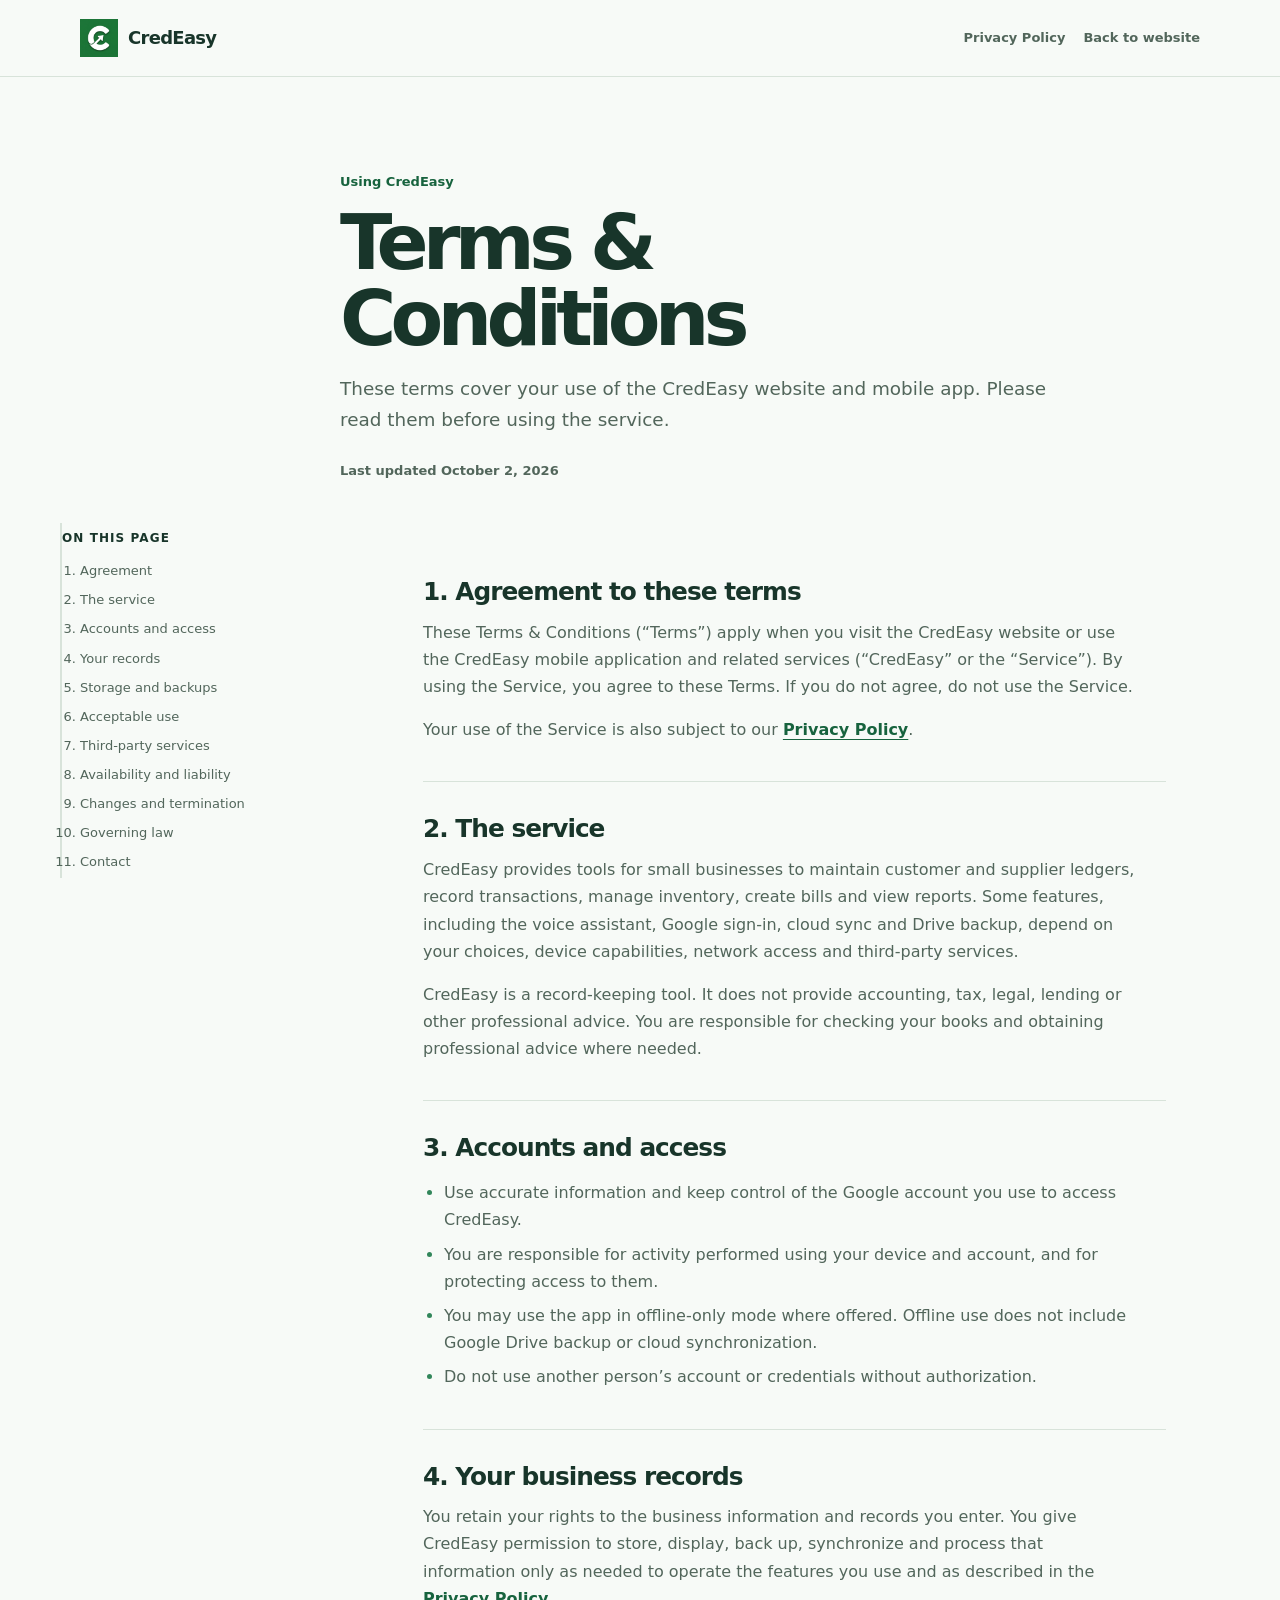
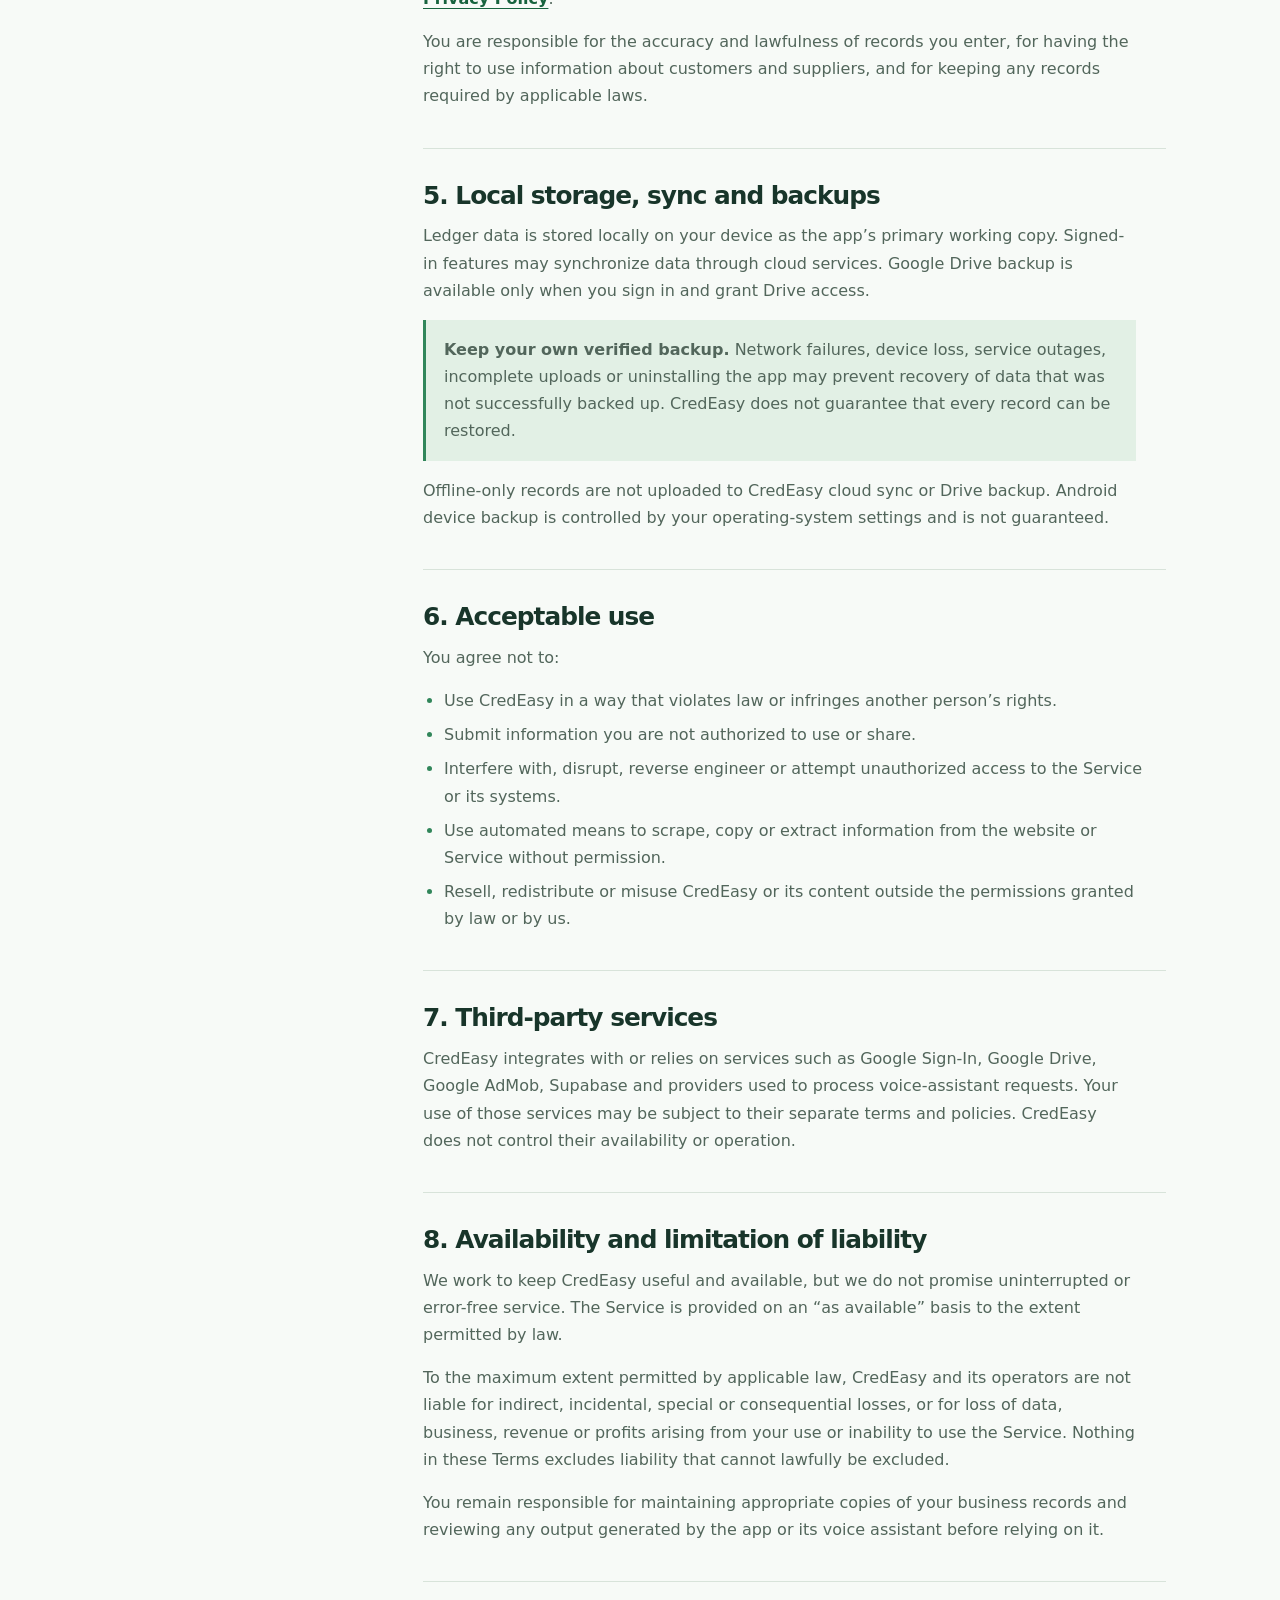
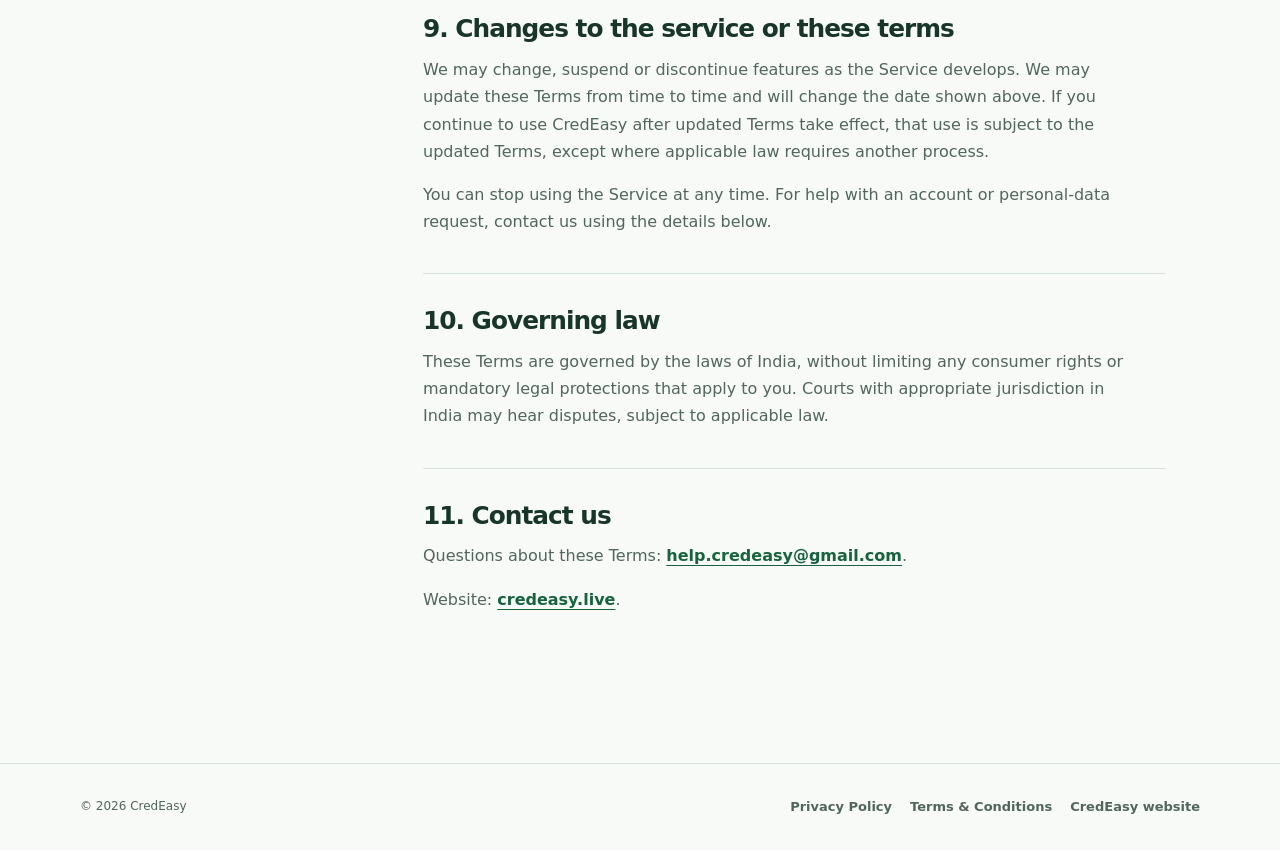
<file: website/terms-and-conditions.html>
<!doctype html>
<html lang="en">
<head>
  <meta charset="utf-8" />
  <meta name="viewport" content="width=device-width, initial-scale=1, viewport-fit=cover" />
  <meta name="theme-color" content="#f6f5ef" />
  <meta name="description" content="Read the terms for using the CredEasy website and business ledger app." />
  <link rel="canonical" href="https://credeasy.live/terms-and-conditions.html" />
  <meta property="og:title" content="Terms &amp; Conditions | CredEasy" />
  <meta property="og:description" content="The terms that apply when you use CredEasy." />
  <meta property="og:type" content="website" />
  <meta property="og:site_name" content="CredEasy" />
  <meta property="og:url" content="https://credeasy.live/terms-and-conditions.html" />
  <meta property="og:image" content="https://credeasy.live/assets/credeasy-mark.png" />
  <title>Terms &amp; Conditions | CredEasy</title>
  <link rel="icon" type="image/png" href="assets/credeasy-mark.png" />
  <link rel="stylesheet" href="legal.css" />
</head>
<body>
  <a class="skip-link" href="#main">Skip to terms</a>
  <header class="legal-header">
    <nav class="legal-nav" aria-label="Main navigation">
      <a class="brand" href="index.html" aria-label="CredEasy home">
        <img src="assets/credeasy-mark.png" alt="" width="38" height="38" />
        <span>CredEasy</span>
      </a>
      <div class="header-links">
        <a href="privacy-policy.html">Privacy Policy</a>
        <a href="index.html">Back to website</a>
      </div>
    </nav>
  </header>

  <main class="legal-main" id="main">
    <header class="legal-intro">
      <p class="eyebrow">Using CredEasy</p>
      <h1>Terms &amp; Conditions</h1>
      <p class="intro-copy">These terms cover your use of the CredEasy website and mobile app. Please read them before using the service.</p>
      <p class="updated">Last updated October 2, 2026</p>
    </header>

    <div class="legal-layout">
      <nav class="legal-toc" aria-label="Terms contents">
        <h2>On this page</h2>
        <ol>
          <li><a href="#agreement">Agreement</a></li>
          <li><a href="#service">The service</a></li>
          <li><a href="#account">Accounts and access</a></li>
          <li><a href="#your-records">Your records</a></li>
          <li><a href="#backups">Storage and backups</a></li>
          <li><a href="#acceptable-use">Acceptable use</a></li>
          <li><a href="#third-party">Third-party services</a></li>
          <li><a href="#availability">Availability and liability</a></li>
          <li><a href="#changes">Changes and termination</a></li>
          <li><a href="#law">Governing law</a></li>
          <li><a href="#contact">Contact</a></li>
        </ol>
      </nav>

      <article class="legal-document">
        <section id="agreement">
          <h2>1. Agreement to these terms</h2>
          <p>These Terms &amp; Conditions (“Terms”) apply when you visit the CredEasy website or use the CredEasy mobile application and related services (“CredEasy” or the “Service”). By using the Service, you agree to these Terms. If you do not agree, do not use the Service.</p>
          <p>Your use of the Service is also subject to our <a href="privacy-policy.html">Privacy Policy</a>.</p>
        </section>

        <section id="service">
          <h2>2. The service</h2>
          <p>CredEasy provides tools for small businesses to maintain customer and supplier ledgers, record transactions, manage inventory, create bills and view reports. Some features, including the voice assistant, Google sign-in, cloud sync and Drive backup, depend on your choices, device capabilities, network access and third-party services.</p>
          <p>CredEasy is a record-keeping tool. It does not provide accounting, tax, legal, lending or other professional advice. You are responsible for checking your books and obtaining professional advice where needed.</p>
        </section>

        <section id="account">
          <h2>3. Accounts and access</h2>
          <ul>
            <li>Use accurate information and keep control of the Google account you use to access CredEasy.</li>
            <li>You are responsible for activity performed using your device and account, and for protecting access to them.</li>
            <li>You may use the app in offline-only mode where offered. Offline use does not include Google Drive backup or cloud synchronization.</li>
            <li>Do not use another person’s account or credentials without authorization.</li>
          </ul>
        </section>

        <section id="your-records">
          <h2>4. Your business records</h2>
          <p>You retain your rights to the business information and records you enter. You give CredEasy permission to store, display, back up, synchronize and process that information only as needed to operate the features you use and as described in the <a href="privacy-policy.html">Privacy Policy</a>.</p>
          <p>You are responsible for the accuracy and lawfulness of records you enter, for having the right to use information about customers and suppliers, and for keeping any records required by applicable laws.</p>
        </section>

        <section id="backups">
          <h2>5. Local storage, sync and backups</h2>
          <p>Ledger data is stored locally on your device as the app’s primary working copy. Signed-in features may synchronize data through cloud services. Google Drive backup is available only when you sign in and grant Drive access.</p>
          <p class="notice"><strong>Keep your own verified backup.</strong> Network failures, device loss, service outages, incomplete uploads or uninstalling the app may prevent recovery of data that was not successfully backed up. CredEasy does not guarantee that every record can be restored.</p>
          <p>Offline-only records are not uploaded to CredEasy cloud sync or Drive backup. Android device backup is controlled by your operating-system settings and is not guaranteed.</p>
        </section>

        <section id="acceptable-use">
          <h2>6. Acceptable use</h2>
          <p>You agree not to:</p>
          <ul>
            <li>Use CredEasy in a way that violates law or infringes another person’s rights.</li>
            <li>Submit information you are not authorized to use or share.</li>
            <li>Interfere with, disrupt, reverse engineer or attempt unauthorized access to the Service or its systems.</li>
            <li>Use automated means to scrape, copy or extract information from the website or Service without permission.</li>
            <li>Resell, redistribute or misuse CredEasy or its content outside the permissions granted by law or by us.</li>
          </ul>
        </section>

        <section id="third-party">
          <h2>7. Third-party services</h2>
          <p>CredEasy integrates with or relies on services such as Google Sign-In, Google Drive, Google AdMob, Supabase and providers used to process voice-assistant requests. Your use of those services may be subject to their separate terms and policies. CredEasy does not control their availability or operation.</p>
        </section>

        <section id="availability">
          <h2>8. Availability and limitation of liability</h2>
          <p>We work to keep CredEasy useful and available, but we do not promise uninterrupted or error-free service. The Service is provided on an “as available” basis to the extent permitted by law.</p>
          <p>To the maximum extent permitted by applicable law, CredEasy and its operators are not liable for indirect, incidental, special or consequential losses, or for loss of data, business, revenue or profits arising from your use or inability to use the Service. Nothing in these Terms excludes liability that cannot lawfully be excluded.</p>
          <p>You remain responsible for maintaining appropriate copies of your business records and reviewing any output generated by the app or its voice assistant before relying on it.</p>
        </section>

        <section id="changes">
          <h2>9. Changes to the service or these terms</h2>
          <p>We may change, suspend or discontinue features as the Service develops. We may update these Terms from time to time and will change the date shown above. If you continue to use CredEasy after updated Terms take effect, that use is subject to the updated Terms, except where applicable law requires another process.</p>
          <p>You can stop using the Service at any time. For help with an account or personal-data request, contact us using the details below.</p>
        </section>

        <section id="law">
          <h2>10. Governing law</h2>
          <p>These Terms are governed by the laws of India, without limiting any consumer rights or mandatory legal protections that apply to you. Courts with appropriate jurisdiction in India may hear disputes, subject to applicable law.</p>
        </section>

        <section id="contact">
          <h2>11. Contact us</h2>
          <p>Questions about these Terms: <a href="mailto:help.credeasy@gmail.com">help.credeasy@gmail.com</a>.</p>
          <p>Website: <a href="index.html">credeasy.live</a>.</p>
        </section>
      </article>
    </div>
  </main>

  <footer class="legal-footer">
    <div class="legal-footer-inner">
      <span>&copy; 2026 CredEasy</span>
      <nav class="legal-footer-links" aria-label="Legal">
        <a href="privacy-policy.html">Privacy Policy</a>
        <a href="terms-and-conditions.html" aria-current="page">Terms &amp; Conditions</a>
        <a href="index.html">CredEasy website</a>
      </nav>
    </div>
  </footer>
</body>
</html>
</file>
<file: website/site.css>
:root {
  color-scheme: light;
  --page: #f7faf7;
  --surface: #ffffff;
  --surface-muted: #edf4ee;
  --ink: #18352a;
  --ink-soft: #52665b;
  --line: #d8e3da;
  --brand: #31865a;
  --brand-dark: #17633e;
  --brand-quiet: #e2f0e5;
  --button-text: #ffffff;
  --photo-overlay: none;
  --shadow: 0 16px 38px rgb(24 53 42 / 9%);
  --font: "Aptos", "Segoe UI Variable", "Segoe UI", system-ui, sans-serif;
  --radius-card: 16px;
  --radius-large: 20px;
  --content: 1180px;
}

@media (prefers-color-scheme: dark) {
  :root:not([data-theme="light"]) {
    color-scheme: dark;
    --page: #121c17;
    --surface: #19271f;
    --surface-muted: #202f26;
    --ink: #edf4ee;
    --ink-soft: #b2c2b5;
    --line: #34483a;
    --brand: #82c99b;
    --brand-dark: #91d8a8;
    --brand-quiet: #263d2e;
    --button-text: #102016;
    --shadow: 0 16px 38px rgb(0 0 0 / 22%);
  }
}

:root[data-theme="dark"] {
  color-scheme: dark;
  --page: #121c17;
  --surface: #19271f;
  --surface-muted: #202f26;
  --ink: #edf4ee;
  --ink-soft: #b2c2b5;
  --line: #34483a;
  --brand: #82c99b;
  --brand-dark: #91d8a8;
  --brand-quiet: #263d2e;
  --button-text: #102016;
  --shadow: 0 16px 38px rgb(0 0 0 / 22%);
}

:root[data-theme="light"] {
  color-scheme: light;
}

html {
  scroll-padding-top: 88px;
}

body {
  min-height: 100vh;
  background: var(--page);
  color: var(--ink);
  font-family: var(--font);
  line-height: 1.65;
}

.container {
  width: min(var(--content), calc(100% - 64px));
}

.section {
  padding-block: clamp(76px, 8vw, 112px);
}

.section-heading {
  max-width: 13ch;
  font-size: clamp(2.2rem, 4.1vw, 3.8rem);
  font-weight: 680;
  letter-spacing: -0.065em;
  line-height: 1.02;
}

.section-copy {
  max-width: 56ch;
  font-size: 1rem;
  line-height: 1.7;
}

.eyebrow {
  margin-bottom: 10px;
  color: var(--brand-dark);
  font-size: 0.84rem;
  font-weight: 650;
  letter-spacing: 0;
  line-height: 1.4;
  text-transform: none;
}

.button {
  min-height: 48px;
  border-radius: 999px;
  padding: 12px 19px;
  font-size: 0.92rem;
  transition: background-color 160ms ease, border-color 160ms ease, color 160ms ease, transform 160ms ease;
}

.button:active {
  transform: translateY(1px);
}

.button-primary {
  background: var(--brand-dark);
  color: var(--button-text);
}

.button-primary:hover {
  background: var(--brand-dark);
  filter: brightness(0.94);
}

.button-secondary {
  border-color: var(--line);
  background: transparent;
  color: var(--ink);
}

.button-secondary:hover {
  border-color: var(--brand-dark);
  background: var(--brand-quiet);
}

.site-header {
  border-bottom-color: var(--line);
  background: color-mix(in srgb, var(--page) 94%, transparent);
  backdrop-filter: blur(14px);
}

.nav-inner {
  min-height: 72px;
  gap: 24px;
}

.brand {
  color: var(--ink);
  font-size: 1.12rem;
  letter-spacing: -0.045em;
}

.brand img {
  border-radius: 10px;
}

.nav-links {
  gap: clamp(14px, 2vw, 26px);
}

.nav-links a {
  color: var(--ink-soft);
  font-size: 0.87rem;
  white-space: nowrap;
}

.nav-links .nav-cta {
  border-radius: 999px;
  padding: 10px 15px;
  background: var(--brand-dark);
  color: var(--button-text);
}

.nav-links .nav-cta:hover {
  background: var(--brand-dark);
  filter: brightness(0.94);
  color: var(--button-text);
}

.theme-toggle,
.menu-toggle {
  min-width: 44px;
  min-height: 44px;
  border-color: var(--line);
  border-radius: 999px;
  background: var(--surface);
  color: var(--ink);
}

.hero {
  display: grid;
  min-height: min(680px, calc(100svh - 72px));
  grid-template-columns: minmax(0, 1fr) minmax(0, 0.92fr);
  align-items: center;
  gap: clamp(34px, 6vw, 82px);
  overflow: visible;
  background: var(--page);
  color: var(--ink);
}

.hero-photo {
  position: relative;
  z-index: auto;
  grid-column: 2;
  grid-row: 1;
  width: 100%;
  height: min(550px, calc(100svh - 150px));
  min-height: 430px;
  border-radius: var(--radius-large);
  object-position: 56% center;
  box-shadow: var(--shadow);
}

.hero-shade {
  display: none;
}

.hero-content {
  grid-column: 1;
  grid-row: 1;
  width: auto;
  max-width: 560px;
  margin: 0 0 0 max(32px, calc((100vw - var(--content)) / 2));
  padding-block: 72px;
}

.hero .eyebrow {
  margin-bottom: 18px;
  color: var(--brand-dark);
}

.hero h1 {
  max-width: 13ch;
  margin: 0;
  font-size: clamp(3rem, 4.8vw, 4.1rem);
  font-weight: 680;
  letter-spacing: -0.075em;
  line-height: 0.98;
}

.hero-line {
  display: block;
}

.type-image {
  color: inherit;
  background: none;
  -webkit-text-fill-color: currentColor;
}

.hero-copy {
  max-width: 42ch;
  margin: 22px 0 26px;
  color: var(--ink-soft);
  font-size: clamp(1rem, 1.4vw, 1.12rem);
  line-height: 1.65;
}

.hero-actions {
  gap: 10px;
}

.capability-strip {
  border-top: 1px solid var(--line);
  border-bottom: 1px solid var(--line);
  background: var(--surface);
}

.capability-list {
  grid-template-columns: repeat(4, minmax(0, 1fr));
}

.capability-list span {
  min-height: 70px;
  justify-content: flex-start;
  border-color: var(--line);
  padding-inline: 22px;
  color: var(--ink-soft);
  font-size: 0.85rem;
  text-align: left;
}

.capability-list span::before {
  display: none;
}

.features-section {
  overflow: visible;
}

.features-heading {
  display: block;
  max-width: 680px;
  margin-bottom: 32px;
}

.features-heading .section-copy {
  margin-top: 14px;
}

.feature-tabs {
  gap: 0;
  padding: 0;
  border-bottom: 1px solid var(--line);
  scrollbar-width: none;
}

.feature-tabs::-webkit-scrollbar {
  display: none;
}

.feature-tab {
  position: relative;
  min-width: 0;
  min-height: 54px;
  flex: 1 0 0;
  justify-content: flex-start;
  border: 0;
  border-bottom: 2px solid transparent;
  border-radius: 0;
  padding: 12px 16px 14px;
  background: transparent;
  color: var(--ink-soft);
  transition: border-color 160ms ease, color 160ms ease;
}

.feature-tab[aria-selected="true"] {
  flex-grow: 1;
  border-color: var(--brand-dark);
  background: transparent;
  color: var(--brand-dark);
}

.feature-tab span:first-child {
  font-size: 0.9rem;
}

.feature-tab span:last-child {
  display: none;
}

.feature-panel {
  min-height: 390px;
  grid-template-columns: minmax(0, 0.9fr) minmax(0, 1.1fr);
  gap: clamp(30px, 5vw, 70px);
  overflow: visible;
  border: 0;
  border-radius: 0;
  background: transparent;
}

.feature-panel-copy {
  padding: clamp(28px, 4vw, 48px) 0;
}

.feature-panel-copy h3 {
  max-width: 11ch;
  font-size: clamp(2rem, 3.4vw, 3.25rem);
  font-weight: 680;
  letter-spacing: -0.065em;
}

.feature-panel-copy p:not(.eyebrow) {
  max-width: 43ch;
}

.feature-note {
  margin-top: 24px;
  border-top: 0;
  padding-top: 0;
  color: var(--brand-dark);
}

.feature-image {
  min-height: 390px;
  align-self: center;
  border-radius: var(--radius-large);
}

.feature-image img {
  min-height: 390px;
  border-radius: inherit;
}

.feature-panel:not([hidden]) .feature-image img {
  animation: none;
}

.workflow-section {
  overflow: visible;
  background: var(--surface);
}

.workflow-section .data-layout {
  grid-template-columns: minmax(240px, 0.7fr) minmax(0, 1.3fr);
}

.workflow-section .data-intro {
  position: sticky;
  top: 110px;
}

.workflow-section .data-points {
  grid-template-columns: repeat(3, minmax(0, 1fr));
  gap: clamp(18px, 3vw, 38px);
  border-top: 1px solid var(--line);
}

.workflow-section .data-points article {
  border-top: 0;
  padding: 24px 0 0;
}

.workflow-section .data-points h3 {
  max-width: 14ch;
}

.data-section {
  background: var(--surface-muted);
}

.data-layout {
  display: grid;
  grid-template-columns: minmax(240px, 0.75fr) minmax(0, 1.25fr);
  align-items: start;
  gap: clamp(40px, 8vw, 112px);
}

.data-intro .section-heading {
  max-width: 12ch;
}

.data-points {
  display: grid;
}

.data-points article {
  padding: 20px 0;
  border-top: 1px solid var(--line);
}

.data-points article:last-child {
  border-bottom: 1px solid var(--line);
}

.data-points h3 {
  margin: 0 0 6px;
  font-size: 1.05rem;
  font-weight: 680;
  letter-spacing: -0.025em;
}

.data-points p {
  max-width: 58ch;
  margin: 0;
  color: var(--ink-soft);
  font-size: 0.93rem;
}

.pricing-section {
  background: var(--page);
}

.pricing-layout {
  grid-template-columns: minmax(0, 1fr) minmax(260px, 0.7fr);
  gap: clamp(44px, 10vw, 140px);
}

.price-card {
  min-height: 240px;
  border-color: var(--line);
}

.price-amount {
  color: var(--brand-dark);
  font-size: clamp(4rem, 8vw, 6rem);
}

.price-card .button {
  align-self: flex-start;
}

.faq-section {
  background: var(--surface);
}

.faq-layout {
  grid-template-columns: minmax(210px, 0.7fr) minmax(0, 1.3fr);
}

.faq-item summary {
  min-height: 70px;
  font-weight: 650;
}

.closing {
  padding-top: clamp(72px, 9vw, 110px);
  background: #174c34;
}

.closing-inner {
  align-items: center;
}

.closing h2 {
  max-width: 11ch;
  font-size: clamp(2.6rem, 5.3vw, 4.8rem);
}

.closing-actions .button-primary {
  background: #ffffff;
  color: #174c34;
}

.closing-actions .button-primary:hover {
  background: #e7f2e9;
}

.footer-inner {
  min-height: 82px;
}

@media (max-width: 900px) {
  .container {
    width: min(var(--content), calc(100% - 48px));
  }

  .menu-toggle {
    display: inline-flex;
  }

  .nav-links {
    position: absolute;
    top: calc(100% + 1px);
    right: 0;
    left: 0;
    display: none;
    align-items: stretch;
    flex-direction: column;
    gap: 0;
    border-bottom: 1px solid var(--line);
    padding: 8px 18px 18px;
    background: var(--page);
  }

  .nav-links.is-open {
    display: flex;
  }

  .nav-links a {
    padding: 12px 4px;
  }

  .nav-links .nav-cta {
    margin-top: 8px;
    padding: 13px 16px;
    text-align: center;
  }

  .hero {
    min-height: unset;
    grid-template-columns: minmax(0, 1fr);
    gap: 30px;
    padding: 52px 24px;
  }

  .hero-content {
    width: min(100%, 720px);
    margin-inline: auto;
    padding-block: 0;
  }

  .hero h1 {
    max-width: 14ch;
    font-size: clamp(3.2rem, 7vw, 4.6rem);
  }

  .hero-photo {
    grid-column: 1;
    grid-row: 2;
    width: min(100%, 860px);
    height: clamp(300px, 48vw, 430px);
    min-height: 0;
    margin-inline: auto;
  }

  .workflow-section .data-layout {
    grid-template-columns: 1fr;
    gap: 30px;
  }

  .workflow-section .data-intro {
    position: static;
  }

  .workflow-section .data-intro .section-heading {
    max-width: 14ch;
  }
}

@media (max-width: 720px) {
  html {
    scroll-padding-top: 76px;
  }

  .container {
    width: min(var(--content), calc(100% - 36px));
  }

  .nav-inner {
    min-height: 66px;
  }

  .nav-actions {
    gap: 6px;
  }

  .theme-toggle,
  .menu-toggle {
    min-width: 42px;
    min-height: 42px;
  }

  .nav-links {
    padding-inline: 18px;
    background: var(--page);
  }

  .hero {
    min-height: unset;
    grid-template-columns: minmax(0, 1fr);
    gap: 26px;
    padding: 0 18px 28px;
  }

  .hero-content {
    grid-column: 1;
    grid-row: 1;
    width: min(100%, 560px);
    max-width: none;
    margin: 0 auto;
    padding: 54px 0 0;
  }

  .hero h1 {
    max-width: 12ch;
    font-size: clamp(2.65rem, 9vw, 3.8rem);
    line-height: 1.02;
  }

  .hero-copy {
    max-width: 43ch;
    margin-block: 16px 20px;
    font-size: 1rem;
  }

  .hero-actions {
    align-items: center;
    flex-direction: row;
    flex-wrap: wrap;
  }

  .hero-actions .button {
    width: auto;
  }

  .hero-photo {
    grid-column: 1;
    grid-row: 2;
    width: 100%;
    height: clamp(260px, 72vw, 390px);
    min-height: 0;
    border-radius: var(--radius-card);
    object-position: center 54%;
  }

  .capability-list {
    grid-template-columns: repeat(2, minmax(0, 1fr));
  }

  .capability-list span {
    min-height: 60px;
    border-bottom: 1px solid var(--line);
    padding-inline: 12px;
    font-size: 0.78rem;
  }

  .capability-list span:nth-child(2) {
    border-right: 0;
  }

  .capability-list span:nth-child(3),
  .capability-list span:nth-child(4) {
    border-bottom: 0;
  }

  .section {
    padding-block: 68px;
  }

  .section-heading {
    font-size: clamp(2.15rem, 8vw, 3.2rem);
  }

  .features-heading {
    margin-bottom: 22px;
  }

  .feature-tabs {
    overflow-x: auto;
  }

  .feature-tab {
    min-width: 136px;
    flex: 0 0 auto;
    justify-content: center;
    padding-inline: 12px;
  }

  .feature-panel {
    grid-template-columns: minmax(0, 1fr);
    gap: 10px;
  }

  .feature-panel-copy {
    min-height: 0;
    padding: 28px 0 22px;
  }

  .feature-panel-copy h3 {
    max-width: 13ch;
    font-size: clamp(2rem, 8vw, 2.8rem);
  }

  .feature-image,
  .feature-image img {
    min-height: 0;
    height: clamp(235px, 68vw, 340px);
    max-height: none;
  }

  .workflow-section .data-layout,
  .data-layout,
  .pricing-layout,
  .faq-layout {
    grid-template-columns: minmax(0, 1fr);
    gap: 28px;
  }

  .workflow-section .data-points {
    grid-template-columns: minmax(0, 1fr);
    gap: 0;
  }

  .workflow-section .data-points article {
    border-top: 1px solid var(--line);
    padding: 18px 0;
  }

  .workflow-section .data-points article:last-child {
    border-bottom: 1px solid var(--line);
  }

  .price-card {
    min-height: 220px;
  }

  .closing {
    padding-top: 64px;
  }

  .closing-inner {
    grid-template-columns: minmax(0, 1fr);
    gap: 26px;
    padding-bottom: 56px;
  }

  .closing-actions {
    gap: 12px;
  }
}

@media (max-width: 390px) {
  .hero {
    padding-inline: 16px;
  }

  .hero h1 {
    font-size: clamp(2.4rem, 10vw, 2.85rem);
  }

  .hero-actions {
    align-items: stretch;
    flex-direction: column;
  }

  .hero-actions .button {
    width: fit-content;
  }

  .capability-list span {
    padding-inline: 8px;
    font-size: 0.73rem;
  }
}

@media (prefers-reduced-motion: reduce) {
  *,
  *::before,
  *::after {
    animation-duration: 0.01ms !important;
    animation-iteration-count: 1 !important;
    scroll-behavior: auto !important;
    transition-duration: 0.01ms !important;
  }
}

:root {
  --page: #f1f3f1;
  --surface: #ffffff;
  --surface-muted: #e7f4eb;
  --ink: #1d2821;
  --ink-soft: #616b64;
  --line: #d9dedb;
  --brand: #0a9b4c;
  --brand-dark: #07843f;
  --brand-quiet: #e1f4e8;
  --button-text: #ffffff;
  --shadow: 0 24px 64px rgb(31 57 40 / 14%);
  --radius-card: 20px;
  --radius-large: 28px;
  --content: 1200px;
}

@media (prefers-color-scheme: dark) {
  :root:not([data-theme="light"]) {
    --page: #121a15;
    --surface: #1b261e;
    --surface-muted: #23372a;
    --ink: #f0f5f1;
    --ink-soft: #bac8be;
    --line: #394b3f;
    --brand: #73d596;
    --brand-dark: #8ce3a9;
    --brand-quiet: #263d2e;
    --button-text: #102017;
    --shadow: 0 24px 64px rgb(0 0 0 / 30%);
  }
}

:root[data-theme="dark"] {
  --page: #121a15;
  --surface: #1b261e;
  --surface-muted: #23372a;
  --ink: #f0f5f1;
  --ink-soft: #bac8be;
  --line: #394b3f;
  --brand: #73d596;
  --brand-dark: #8ce3a9;
  --brand-quiet: #263d2e;
  --button-text: #102017;
  --shadow: 0 24px 64px rgb(0 0 0 / 30%);
}

html {
  scroll-padding-top: 84px;
}

body {
  background: var(--page);
  color: var(--ink);
  font-family: "Aptos", "Segoe UI", system-ui, -apple-system, sans-serif;
  line-height: 1.6;
  -webkit-font-smoothing: antialiased;
}

button,
a {
  -webkit-tap-highlight-color: transparent;
}

a:focus-visible,
button:focus-visible,
summary:focus-visible {
  outline: 3px solid var(--brand);
  outline-offset: 4px;
}

.container {
  width: min(var(--content), calc(100% - 80px));
}

.site-header {
  background: color-mix(in srgb, var(--page) 92%, transparent);
  box-shadow: 0 1px 0 rgb(24 45 32 / 5%);
}

.nav-inner {
  display: grid;
  grid-template-columns: auto minmax(0, 1fr) auto;
  min-height: 76px;
  gap: clamp(16px, 3vw, 38px);
}

.nav-inner > .brand {
  grid-column: 1;
  grid-row: 1;
}

.nav-actions {
  grid-column: 3;
  grid-row: 1;
}

.brand {
  gap: 11px;
  font-size: 1.18rem;
  font-weight: 750;
}

.brand img {
  border-radius: 50%;
  object-fit: cover;
}

.nav-links {
  grid-column: 2;
  grid-row: 1;
  gap: clamp(14px, 2.2vw, 30px);
  justify-content: flex-end;
}

.nav-links a {
  color: var(--ink-soft);
  font-size: 0.9rem;
  font-weight: 600;
  transition: color 160ms ease, background-color 160ms ease;
}

.nav-links a:hover {
  color: var(--brand-dark);
}

.nav-links .nav-cta {
  padding: 11px 18px;
  border-radius: 999px;
  background: var(--brand-dark);
  color: var(--button-text);
}

.theme-toggle,
.menu-toggle {
  min-width: 46px;
  min-height: 46px;
  border-color: var(--line);
  border-radius: 999px;
  background: var(--surface);
  color: var(--ink);
  transition: border-color 160ms ease, background-color 160ms ease, transform 160ms ease;
}

.theme-toggle:hover,
.menu-toggle:hover {
  border-color: var(--brand);
  transform: translateY(-2px);
}

.hero {
  position: relative;
  display: grid;
  width: min(100%, 1520px);
  min-height: min(750px, calc(100svh - 76px));
  grid-template-columns: minmax(0, 0.92fr) minmax(0, 1.08fr);
  align-items: center;
  gap: clamp(18px, 3vw, 48px);
  margin-inline: auto;
  overflow: hidden;
  padding: 48px clamp(40px, calc((100% - 1360px) / 2), 160px);
  background:
    radial-gradient(ellipse at 79% 47%, color-mix(in srgb, var(--brand-quiet) 80%, transparent) 0, transparent 43%),
    var(--page);
}

.hero-content {
  position: relative;
  z-index: 2;
  grid-column: 1;
  grid-row: 1;
  width: 100%;
  max-width: 540px;
  margin: 0;
  padding-block: 34px;
}

.hero h1 {
  max-width: 12ch;
  font-size: clamp(3.6rem, 5.2vw, 4.8rem);
  font-weight: 760;
  letter-spacing: -0.085em;
  line-height: 0.98;
  text-wrap: balance;
}

.hero-line {
  animation: hero-line-enter 700ms cubic-bezier(0.2, 0.8, 0.2, 1) both;
}

.hero-line:nth-child(2) {
  animation-delay: 100ms;
  color: var(--brand-dark);
}

.hero-copy {
  max-width: 36ch;
  margin-block: 25px 30px;
  color: var(--ink-soft);
  font-size: clamp(1.08rem, 1.5vw, 1.2rem);
  line-height: 1.65;
  animation: hero-line-enter 700ms 180ms cubic-bezier(0.2, 0.8, 0.2, 1) both;
}

.hero-actions {
  display: flex;
  flex-wrap: wrap;
  gap: 12px;
  animation: hero-line-enter 700ms 240ms cubic-bezier(0.2, 0.8, 0.2, 1) both;
}

.button {
  min-height: 50px;
  border: 1px solid transparent;
  border-radius: 999px;
  padding: 13px 21px;
  font-size: 0.95rem;
  font-weight: 700;
  line-height: 1.35;
  text-decoration: none;
  transition: color 180ms ease, background-color 180ms ease, border-color 180ms ease, box-shadow 180ms ease, transform 180ms ease;
}

.button:hover {
  transform: translateY(-3px);
}

.button:active {
  transform: translateY(1px) scale(0.98);
}

.button-primary {
  background: var(--brand-dark);
  color: var(--button-text);
  box-shadow: 0 8px 20px color-mix(in srgb, var(--brand-dark) 22%, transparent);
}

.button-primary:hover {
  background: var(--brand-dark);
  box-shadow: 0 12px 26px color-mix(in srgb, var(--brand-dark) 30%, transparent);
  filter: brightness(1.05);
}

.button-secondary {
  border-color: var(--line);
  background: var(--surface);
  color: var(--ink);
}

.button-secondary:hover {
  border-color: var(--brand);
  background: var(--brand-quiet);
  color: var(--ink);
}

.hero-screens {
  position: relative;
  z-index: 1;
  grid-column: 2;
  grid-row: 1;
  width: 100%;
  max-width: 660px;
  min-height: 620px;
  justify-self: end;
  isolation: isolate;
}

.hero-screen {
  position: absolute;
  display: flex;
  flex-direction: column;
  gap: 10px;
  margin: 0;
  filter: drop-shadow(0 18px 24px rgb(34 63 44 / 16%));
  transform-origin: center 72%;
}

.hero-screen img {
  display: block;
  width: 100%;
  aspect-ratio: 9 / 20;
  border: 7px solid var(--surface);
  border-radius: clamp(18px, 2vw, 28px);
  background: var(--surface);
  object-fit: cover;
}

.hero-screen figcaption {
  align-self: center;
  border: 1px solid var(--line);
  border-radius: 999px;
  padding: 5px 13px;
  background: var(--surface);
  color: var(--ink);
  font-size: 0.78rem;
  font-weight: 700;
}

.hero-screen-inventory {
  z-index: 1;
  top: 20%;
  left: 0;
  width: 32%;
  animation: hero-screen-enter 850ms 140ms cubic-bezier(0.2, 0.8, 0.2, 1) both;
  transform: rotate(-7deg);
}

.hero-screen-ledger {
  z-index: 3;
  top: 4%;
  left: 31%;
  width: 39%;
  animation: hero-screen-enter 850ms cubic-bezier(0.2, 0.8, 0.2, 1) both;
}

.hero-screen-billing {
  z-index: 2;
  top: 20%;
  right: 0;
  width: 32%;
  animation: hero-screen-enter 850ms 220ms cubic-bezier(0.2, 0.8, 0.2, 1) both;
  transform: rotate(7deg);
}

@keyframes hero-line-enter {
  from {
    opacity: 0;
    transform: translateY(18px);
  }

  to {
    opacity: 1;
    transform: translateY(0);
  }
}

@keyframes hero-screen-enter {
  from {
    opacity: 0;
    transform: translateY(28px) rotate(0);
  }

  to {
    opacity: 1;
  }
}

.capability-strip {
  border-block: 1px solid var(--line);
  background: var(--surface);
}

.capability-list {
  grid-template-columns: repeat(4, minmax(0, 1fr));
}

.capability-list span {
  min-height: 78px;
  border-color: var(--line);
  color: var(--ink-soft);
  font-size: 0.88rem;
  font-weight: 650;
}

.capability-list span::before {
  width: 7px;
  height: 7px;
  flex: 0 0 7px;
  border-radius: 50%;
  background: var(--brand);
}

.section {
  padding-block: clamp(84px, 9vw, 126px);
}

.section-heading {
  max-width: 13ch;
  font-size: clamp(2.6rem, 5vw, 4.5rem);
  font-weight: 740;
  letter-spacing: -0.078em;
  line-height: 1;
  text-wrap: balance;
}

.section-copy {
  max-width: 57ch;
  color: var(--ink-soft);
  font-size: 1.04rem;
  line-height: 1.7;
}

.features-heading {
  display: block;
  max-width: 780px;
  margin-bottom: 36px;
}

.features-heading .section-copy {
  margin-top: 16px;
}

.feature-tabs {
  display: grid;
  grid-template-columns: repeat(3, minmax(0, 1fr));
  gap: 10px;
  padding: 6px;
  border: 1px solid var(--line);
  border-radius: 999px;
  background: var(--surface);
}

.feature-tab,
.feature-tab[aria-selected="true"] {
  min-height: 52px;
  justify-content: center;
  border: 1px solid transparent;
  border-radius: 999px;
  padding: 12px 18px;
  background: transparent;
  color: var(--ink-soft);
  font-size: 0.95rem;
  font-weight: 700;
  transition: color 180ms ease, background-color 180ms ease, box-shadow 180ms ease, transform 180ms ease;
}

.feature-tab:hover {
  color: var(--brand-dark);
  transform: translateY(-1px);
}

.feature-tab[aria-selected="true"] {
  background: var(--brand-quiet);
  color: var(--brand-dark);
  box-shadow: 0 2px 7px rgb(18 58 31 / 8%);
}

.feature-panel {
  min-height: 610px;
  grid-template-columns: minmax(0, 0.95fr) minmax(0, 1.05fr);
  align-items: center;
  gap: clamp(38px, 8vw, 112px);
  padding-top: 45px;
}

.feature-panel[hidden] {
  display: none;
}

.feature-panel.is-entering {
  animation: panel-enter 450ms cubic-bezier(0.2, 0.8, 0.2, 1) both;
}

@keyframes panel-enter {
  from {
    opacity: 0;
    transform: translateY(12px);
  }

  to {
    opacity: 1;
    transform: translateY(0);
  }
}

.feature-panel-copy {
  padding: 0;
}

.eyebrow {
  margin-bottom: 14px;
  color: var(--brand-dark);
  font-size: 0.88rem;
  font-weight: 700;
  letter-spacing: 0;
  text-transform: none;
}

.feature-panel-copy h3 {
  max-width: 11ch;
  font-size: clamp(2.5rem, 4.3vw, 4rem);
  font-weight: 740;
  letter-spacing: -0.078em;
  line-height: 1;
  text-wrap: balance;
}

.feature-panel-copy p:not(.eyebrow) {
  max-width: 45ch;
  margin-top: 19px;
  color: var(--ink-soft);
  font-size: 1.02rem;
  line-height: 1.7;
}

.feature-note {
  display: inline-block;
  margin-top: 12px;
  border: 1px solid var(--line);
  border-radius: 999px;
  padding: 9px 14px;
  background: var(--surface);
  color: var(--ink);
  font-size: 0.84rem;
  font-weight: 650;
}

.feature-image {
  display: flex;
  min-height: 0;
  align-items: center;
  justify-content: center;
  border-radius: 0;
  background: transparent;
}

.feature-image img {
  width: min(100%, 290px);
  height: auto;
  min-height: 0;
  max-height: 630px;
  aspect-ratio: 9 / 20;
  border: 8px solid var(--surface);
  border-radius: 28px;
  background: var(--surface);
  box-shadow: var(--shadow);
  object-fit: cover;
}

.workflow-section {
  background: var(--surface);
}

.workflow-section .data-layout {
  display: block;
}

.workflow-section .data-intro {
  position: static;
  max-width: 720px;
  margin-bottom: 43px;
}

.workflow-section .data-intro .section-heading {
  max-width: 12ch;
}

.workflow-section .data-points {
  grid-template-columns: repeat(3, minmax(0, 1fr));
  gap: clamp(24px, 4vw, 58px);
  border-top: 1px solid var(--line);
}

.workflow-section .data-points article {
  padding: 23px 0 0;
}

.workflow-section .data-points h3,
.data-points h3 {
  margin-bottom: 10px;
  color: var(--ink);
  font-size: clamp(1.15rem, 1.8vw, 1.4rem);
  font-weight: 720;
  letter-spacing: -0.035em;
}

.workflow-section .data-points p,
.data-points p {
  max-width: 38ch;
  color: var(--ink-soft);
  font-size: 0.98rem;
}

.data-section {
  background: var(--surface-muted);
}

.data-section .data-layout {
  align-items: start;
  gap: clamp(45px, 8vw, 115px);
}

.data-section .data-intro {
  position: static;
}

.data-section .data-intro .section-heading {
  max-width: 11ch;
}

.data-section .data-points {
  grid-template-columns: minmax(0, 1fr);
}

.data-section .data-points article {
  padding: 21px 0;
  border-top: 1px solid color-mix(in srgb, var(--brand-dark) 19%, var(--line));
}

.data-section .data-points article:last-child {
  border-bottom: 1px solid color-mix(in srgb, var(--brand-dark) 19%, var(--line));
}

.data-section .data-points h3 {
  margin-bottom: 5px;
}

.data-section .data-points p {
  max-width: 54ch;
  margin-bottom: 0;
}

.pricing-section {
  background: var(--page);
}

.pricing-layout {
  align-items: center;
}

.pricing-layout > div:first-child {
  max-width: 680px;
}

.price-card {
  min-height: 260px;
  justify-content: center;
  border: 1px solid var(--line);
  border-radius: var(--radius-large);
  padding: clamp(28px, 4vw, 46px);
  background: var(--surface);
  box-shadow: 0 14px 42px rgb(24 53 42 / 7%);
}

.price-card > div > p:first-child {
  margin-bottom: 0;
  color: var(--ink-soft);
  font-size: 0.95rem;
  font-weight: 650;
}

.price-amount {
  margin: 5px 0;
  color: var(--brand-dark);
  font-size: clamp(4rem, 7vw, 5.7rem);
  font-weight: 760;
  letter-spacing: -0.08em;
  line-height: 1;
}

.price-note {
  max-width: 30ch;
  margin-bottom: 0;
  color: var(--ink-soft);
  font-size: 0.95rem;
}

.faq-section {
  background: var(--surface);
}

.faq-layout {
  align-items: start;
  gap: clamp(42px, 8vw, 110px);
}

.faq-layout > div:first-child {
  position: sticky;
  top: 105px;
}

.faq-item {
  border-top-color: var(--line);
}

.faq-item:last-child {
  border-bottom-color: var(--line);
}

.faq-item summary {
  min-height: 74px;
  color: var(--ink);
  font-size: 1rem;
  font-weight: 680;
}

.faq-item summary::after {
  color: var(--brand-dark);
  transition: transform 180ms ease;
}

.faq-item[open] summary::after {
  transform: rotate(45deg);
}

.faq-item p {
  max-width: 62ch;
  padding-bottom: 20px;
  color: var(--ink-soft);
}

.closing {
  padding-top: clamp(80px, 10vw, 130px);
  background: #0c5631;
  color: #f3faf5;
}

.closing-inner {
  align-items: center;
}

.closing h2 {
  max-width: 11ch;
  font-size: clamp(3rem, 6.5vw, 5.5rem);
  font-weight: 740;
  letter-spacing: -0.08em;
  line-height: 0.98;
}

.closing-actions p {
  max-width: 28ch;
  color: #d4e9dc;
  font-size: 1.1rem;
}

.closing-actions .button-primary {
  background: #ffffff;
  color: #124b2e;
  box-shadow: none;
}

.closing-actions .button-primary:hover {
  background: #e7f5ec;
}

.site-footer {
  margin-top: 70px;
  border-top-color: rgb(255 255 255 / 19%);
}

.footer-inner {
  min-height: 92px;
  gap: 22px;
  color: #d4e9dc;
}

.footer-inner .brand,
.footer-links a {
  color: #f3faf5;
}

.footer-links {
  gap: clamp(14px, 2.6vw, 30px);
}

.footer-inner > span {
  font-size: 0.84rem;
}

.has-motion [data-reveal] {
  opacity: 0;
  transform: translateY(22px);
  transition: opacity 650ms cubic-bezier(0.2, 0.8, 0.2, 1), transform 650ms cubic-bezier(0.2, 0.8, 0.2, 1);
  transition-delay: var(--reveal-delay, 0ms);
}

.has-motion [data-reveal].is-visible {
  opacity: 1;
  transform: translateY(0);
}

@media (prefers-reduced-motion: no-preference) {
  .hero-screen-inventory {
    animation:
      hero-screen-enter 850ms 140ms cubic-bezier(0.2, 0.8, 0.2, 1) both,
      screen-drift 7s 1s ease-in-out infinite;
  }

  .hero-screen-billing {
    animation:
      hero-screen-enter 850ms 220ms cubic-bezier(0.2, 0.8, 0.2, 1) both,
      screen-drift 8s 1.1s ease-in-out infinite;
  }

  @keyframes screen-drift {
    0%,
    100% {
      translate: 0 0;
    }

    50% {
      translate: 0 -8px;
    }
  }
}

@media (max-width: 900px) {
  .container {
    width: min(var(--content), calc(100% - 48px));
  }

  .nav-inner {
    grid-template-columns: auto 1fr auto;
  }

  .hero {
    min-height: 0;
    grid-template-columns: minmax(0, 1fr);
    gap: 0;
    padding: 65px 32px 30px;
  }

  .hero-content {
    grid-column: 1;
    grid-row: 1;
    max-width: 710px;
    justify-self: center;
    padding-block: 10px 0;
  }

  .hero h1 {
    max-width: 12ch;
    font-size: clamp(3.7rem, 8vw, 5.1rem);
  }

  .hero-copy {
    max-width: 48ch;
  }

  .hero-screens {
    grid-column: 1;
    grid-row: 2;
    width: min(100%, 630px);
    min-height: clamp(450px, 78vw, 590px);
    margin-inline: auto;
  }

  .feature-panel {
    min-height: 0;
    gap: 38px;
    padding-top: 40px;
  }

  .feature-panel-copy h3 {
    font-size: clamp(2.5rem, 5.4vw, 3.5rem);
  }

  .workflow-section .data-layout {
    grid-template-columns: minmax(0, 1fr);
  }

  .data-section .data-layout {
    grid-template-columns: minmax(0, 0.85fr) minmax(0, 1.15fr);
  }
}

@media (max-width: 720px) {
  html {
    scroll-padding-top: 74px;
  }

  .container {
    width: min(var(--content), calc(100% - 36px));
  }

  .nav-inner {
    min-height: 68px;
    gap: 12px;
  }

  .nav-actions {
    gap: 7px;
  }

  .nav-links {
    box-shadow: 0 12px 24px rgb(22 48 31 / 9%);
  }

  .nav-links.is-open {
    animation: menu-enter 180ms ease both;
  }

  @keyframes menu-enter {
    from {
      opacity: 0;
      transform: translateY(-7px);
    }

    to {
      opacity: 1;
      transform: translateY(0);
    }
  }

  .hero {
    gap: 5px;
    padding: 49px 18px 12px;
  }

  .hero-content {
    width: min(100%, 560px);
    padding: 0;
  }

  .hero h1 {
    max-width: 11ch;
    font-size: clamp(3.2rem, 12vw, 4.15rem);
  }

  .hero-copy {
    max-width: 39ch;
    margin-block: 18px 23px;
    font-size: 1rem;
  }

  .hero-actions {
    gap: 9px;
  }

  .hero-actions .button {
    width: auto;
    min-height: 48px;
  }

  .hero-screens {
    width: min(100%, 520px);
    min-height: clamp(390px, 106vw, 470px);
    overflow: hidden;
  }

  .hero-screen {
    gap: 7px;
  }

  .hero-screen img {
    border-width: 5px;
    border-radius: 19px;
  }

  .hero-screen-inventory {
    top: 19%;
    left: 1%;
    width: 42%;
  }

  .hero-screen-ledger {
    top: 3%;
    left: 22%;
    width: 54%;
  }

  .hero-screen-billing {
    top: 19%;
    right: 1%;
    width: 42%;
  }

  .hero-screen figcaption {
    padding: 4px 10px;
    font-size: 0.73rem;
  }

  .capability-list {
    grid-template-columns: repeat(2, minmax(0, 1fr));
  }

  .capability-list span {
    min-height: 58px;
    justify-content: flex-start;
    padding-inline: 11px;
    font-size: 0.76rem;
    text-align: left;
  }

  .capability-list span:nth-child(2) {
    border-right: 0;
  }

  .capability-list span:nth-child(3),
  .capability-list span:nth-child(4) {
    border-bottom: 0;
  }

  .section {
    padding-block: 75px;
  }

  .section-heading {
    font-size: clamp(2.6rem, 9vw, 3.4rem);
  }

  .features-heading {
    margin-bottom: 25px;
  }

  .feature-tabs {
    gap: 4px;
    padding: 4px;
  }

  .feature-tab,
  .feature-tab[aria-selected="true"] {
    min-width: 0;
    min-height: 46px;
    flex: 1 1 0;
    padding: 9px 6px;
    font-size: 0.84rem;
  }

  .feature-panel {
    grid-template-columns: minmax(0, 1fr);
    gap: 10px;
    padding-top: 25px;
  }

  .feature-panel-copy {
    padding: 10px 0;
  }

  .feature-panel-copy h3 {
    max-width: 13ch;
    font-size: clamp(2.55rem, 9vw, 3.2rem);
  }

  .feature-panel-copy p:not(.eyebrow) {
    margin-top: 13px;
    font-size: 0.98rem;
  }

  .feature-note {
    margin-top: 4px;
    font-size: 0.77rem;
  }

  .feature-image {
    min-height: 0;
    height: auto;
    padding: 15px 0 5px;
  }

  .feature-image img {
    width: min(76vw, 290px);
    max-height: none;
  }

  .workflow-section .data-layout,
  .data-section .data-layout,
  .pricing-layout,
  .faq-layout {
    grid-template-columns: minmax(0, 1fr);
    gap: 30px;
  }

  .workflow-section .data-intro {
    margin-bottom: 30px;
  }

  .workflow-section .data-points {
    grid-template-columns: minmax(0, 1fr);
    gap: 0;
  }

  .workflow-section .data-points article {
    padding: 18px 0;
  }

  .workflow-section .data-points article:last-child {
    border-bottom: 1px solid var(--line);
  }

  .data-section .data-layout {
    gap: 14px;
  }

  .data-section .data-points article {
    padding: 17px 0;
  }

  .price-card {
    min-height: 0;
    padding: 30px;
  }

  .faq-layout > div:first-child {
    position: static;
  }

  .faq-item summary {
    min-height: 68px;
  }

  .closing {
    padding-top: 70px;
  }

  .closing-inner {
    grid-template-columns: minmax(0, 1fr);
    gap: 22px;
    padding-bottom: 20px;
  }

  .closing h2 {
    max-width: 12ch;
    font-size: clamp(3rem, 10vw, 4.1rem);
  }

  .closing-actions {
    gap: 10px;
  }

  .site-footer {
    margin-top: 45px;
  }

  .footer-inner {
    justify-content: flex-start;
    padding-block: 22px;
  }
}

@media (max-width: 390px) {
  .container {
    width: min(var(--content), calc(100% - 32px));
  }

  .hero {
    padding-inline: 16px;
  }

  .hero h1 {
    max-width: 10ch;
    font-size: clamp(2.9rem, 12vw, 3.25rem);
  }

  .hero-screens {
    min-height: 390px;
  }

  .hero-screen-inventory,
  .hero-screen-billing {
    width: 43%;
  }
}

@media (prefers-reduced-motion: reduce) {
  .has-motion [data-reveal] {
    opacity: 1;
    transform: none;
    transition: none;
  }

  .hero-line,
  .hero-screen,
  .hero-screen-inventory,
  .hero-screen-billing,
  .hero-screen-ledger,
  .nav-links.is-open {
    animation: none;
  }
}
</file>
<file: website/legal.css>
:root {
  color-scheme: light;
  --page: #f7faf7;
  --surface: #ffffff;
  --surface-muted: #edf4ee;
  --ink: #18352a;
  --ink-soft: #52665b;
  --line: #d8e3da;
  --brand: #31865a;
  --brand-dark: #17633e;
  --brand-quiet: #e2f0e5;
  --shadow: 0 16px 38px rgb(24 53 42 / 9%);
  --font: "Aptos", "Segoe UI Variable", "Segoe UI", system-ui, sans-serif;
}

@media (prefers-color-scheme: dark) {
  :root:not([data-theme="light"]) {
    color-scheme: dark;
    --page: #121c17;
    --surface: #19271f;
    --surface-muted: #202f26;
    --ink: #edf4ee;
    --ink-soft: #b2c2b5;
    --line: #34483a;
    --brand: #82c99b;
    --brand-dark: #91d8a8;
    --brand-quiet: #263d2e;
    --shadow: 0 16px 38px rgb(0 0 0 / 22%);
  }
}

:root[data-theme="dark"] {
  color-scheme: dark;
  --page: #121c17;
  --surface: #19271f;
  --surface-muted: #202f26;
  --ink: #edf4ee;
  --ink-soft: #b2c2b5;
  --line: #34483a;
  --brand: #82c99b;
  --brand-dark: #91d8a8;
  --brand-quiet: #263d2e;
  --shadow: 0 16px 38px rgb(0 0 0 / 22%);
}

:root[data-theme="light"] {
  color-scheme: light;
}

*,
*::before,
*::after {
  box-sizing: border-box;
}

html {
  scroll-behavior: smooth;
  scroll-padding-top: 100px;
  -webkit-text-size-adjust: 100%;
}

body {
  min-height: 100vh;
  margin: 0;
  background: var(--page);
  color: var(--ink);
  font-family: var(--font);
  font-size: 16px;
  line-height: 1.7;
  -webkit-font-smoothing: antialiased;
}

a {
  color: inherit;
  text-decoration-thickness: 1px;
  text-underline-offset: 4px;
}

a:focus-visible {
  outline: 3px solid var(--brand);
  outline-offset: 4px;
  border-radius: 4px;
}

.skip-link {
  position: absolute;
  z-index: 2;
  top: 10px;
  left: 10px;
  transform: translateY(-160%);
  border-radius: 8px;
  padding: 9px 13px;
  background: var(--ink);
  color: var(--page);
}

.skip-link:focus {
  transform: translateY(0);
}

.legal-header {
  position: sticky;
  z-index: 1;
  top: 0;
  border-bottom: 1px solid var(--line);
  background: color-mix(in srgb, var(--page) 94%, transparent);
  backdrop-filter: blur(14px);
}

.legal-nav,
.legal-footer-inner {
  display: flex;
  width: min(100% - 40px, 1120px);
  min-height: 76px;
  align-items: center;
  justify-content: space-between;
  gap: 20px;
  margin-inline: auto;
}

.brand {
  display: inline-flex;
  align-items: center;
  gap: 10px;
  color: var(--ink);
  font-size: 18px;
  font-weight: 750;
  letter-spacing: -0.04em;
  text-decoration: none;
}

.brand img {
  width: 38px;
  height: 38px;
  object-fit: contain;
}

.header-links,
.legal-footer-links {
  display: flex;
  flex-wrap: wrap;
  align-items: center;
  gap: 18px;
  color: var(--ink-soft);
  font-size: 13px;
  font-weight: 600;
}

.header-links a,
.legal-footer-links a {
  text-decoration: none;
}

.header-links a:hover,
.legal-footer-links a:hover {
  color: var(--brand-dark);
  text-decoration: underline;
  text-underline-offset: 4px;
}

.legal-main {
  width: min(100% - 40px, 1160px);
  margin: 0 auto;
  padding: clamp(44px, 8vw, 94px) 0 96px;
}

.legal-intro {
  max-width: 760px;
  margin: 0 0 40px clamp(214px, 22vw, 280px);
}

.eyebrow {
  margin: 0 0 12px;
  color: var(--brand-dark);
  font-size: 13px;
  font-weight: 650;
  letter-spacing: 0;
}

h1,
h2,
h3,
p {
  margin-top: 0;
}

h1 {
  max-width: 12ch;
  margin-bottom: 16px;
  font-size: clamp(2.8rem, 6.2vw, 4.8rem);
  font-weight: 680;
  letter-spacing: -0.075em;
  line-height: 0.99;
  text-wrap: balance;
}

.intro-copy {
  max-width: 62ch;
  margin-bottom: 20px;
  color: var(--ink-soft);
  font-size: clamp(1rem, 1.5vw, 1.15rem);
}

.updated {
  display: inline-flex;
  align-items: center;
  gap: 8px;
  margin: 0;
  color: var(--ink-soft);
  font-size: 13px;
  font-weight: 600;
}

.updated::before {
  display: none;
}

.legal-layout {
  display: grid;
  grid-template-columns: minmax(190px, 245px) minmax(0, 1fr);
  align-items: start;
  gap: clamp(24px, 5vw, 64px);
}

.legal-toc {
  position: sticky;
  top: 100px;
  padding: 5px 18px 5px 0;
  border: 0;
  border-left: 2px solid var(--line);
  border-radius: 0;
  background: transparent;
}

.legal-toc h2 {
  margin-bottom: 12px;
  font-size: 12px;
  font-weight: 800;
  letter-spacing: 0.09em;
  text-transform: uppercase;
}

.legal-toc ol {
  display: grid;
  gap: 7px;
  margin: 0;
  padding-left: 18px;
  color: var(--ink-soft);
  font-size: 13px;
}

.legal-toc a {
  text-decoration: none;
}

.legal-toc a:hover {
  color: var(--brand-dark);
  text-decoration: underline;
}

.legal-document {
  min-width: 0;
  padding: clamp(24px, 5vw, 54px);
  border: 0;
  border-radius: 0;
  background: transparent;
  box-shadow: none;
}

.legal-document section + section {
  margin-top: 38px;
  padding-top: 32px;
  border-top: 1px solid var(--line);
}

.legal-document h2 {
  margin-bottom: 12px;
  font-size: clamp(1.25rem, 2.4vw, 1.55rem);
  font-weight: 720;
  letter-spacing: -0.04em;
  line-height: 1.2;
}

.legal-document h3 {
  margin: 22px 0 8px;
  font-size: 1rem;
  font-weight: 700;
  letter-spacing: -0.02em;
}

.legal-document p,
.legal-document li {
  max-width: 70ch;
  color: var(--ink-soft);
}

.legal-document p:last-child,
.legal-document ul:last-child {
  margin-bottom: 0;
}

.legal-document ul {
  display: grid;
  gap: 7px;
  padding-left: 21px;
}

.legal-document li::marker {
  color: var(--brand);
}

.legal-document a {
  color: var(--brand-dark);
  font-weight: 600;
}

.notice {
  padding: 16px 18px;
  border-left: 3px solid var(--brand);
  border-radius: 0;
  background: var(--brand-quiet);
  color: var(--ink);
}

.legal-footer {
  border-top: 1px solid var(--line);
}

.legal-footer-inner {
  min-height: 86px;
  color: var(--ink-soft);
  font-size: 12px;
}

@media (max-width: 760px) {
  .legal-nav,
  .legal-footer-inner {
    width: min(100% - 32px, 1120px);
  }

  .legal-nav {
    min-height: 66px;
  }

  .header-links {
    gap: 12px;
    font-size: 12px;
  }

  .legal-main {
    width: min(100% - 32px, 1120px);
    padding-top: 52px;
    padding-bottom: 64px;
  }

  .legal-intro {
    margin-left: 0;
  }

  .legal-layout {
    grid-template-columns: minmax(0, 1fr);
  }

  .legal-toc {
    position: static;
  }

  .legal-toc ol {
    grid-template-columns: repeat(2, minmax(0, 1fr));
    column-gap: 18px;
  }

  .legal-document {
    padding: 25px 21px;
  }
}

@media (max-width: 440px) {
  .legal-nav {
    align-items: flex-start;
    flex-direction: column;
    justify-content: center;
    gap: 2px;
    padding-block: 8px;
  }

  .legal-header .brand img {
    border-radius: 10px;
  }

  .legal-document section + section {
    margin-top: 32px;
    padding-top: 28px;
  }

  .legal-toc h2 {
    font-size: 0.82rem;
    letter-spacing: 0;
    text-transform: none;
  }

  .legal-document a,
  .header-links a:hover,
  .legal-footer-links a:hover {
    color: var(--brand-dark);
  }

  @media (max-width: 760px) {
    .legal-toc {
      padding: 0 0 0 16px;
    }
  }

  .header-links {
    padding-left: 48px;
  }

  .legal-toc ol {
    grid-template-columns: 1fr;
  }

  .legal-footer-inner {
    align-items: flex-start;
    flex-direction: column;
    justify-content: center;
    gap: 10px;
    padding-block: 18px;
  }
}

@media (prefers-reduced-motion: reduce) {
  *,
  *::before,
  *::after {
    scroll-behavior: auto !important;
  }
}
</file>
